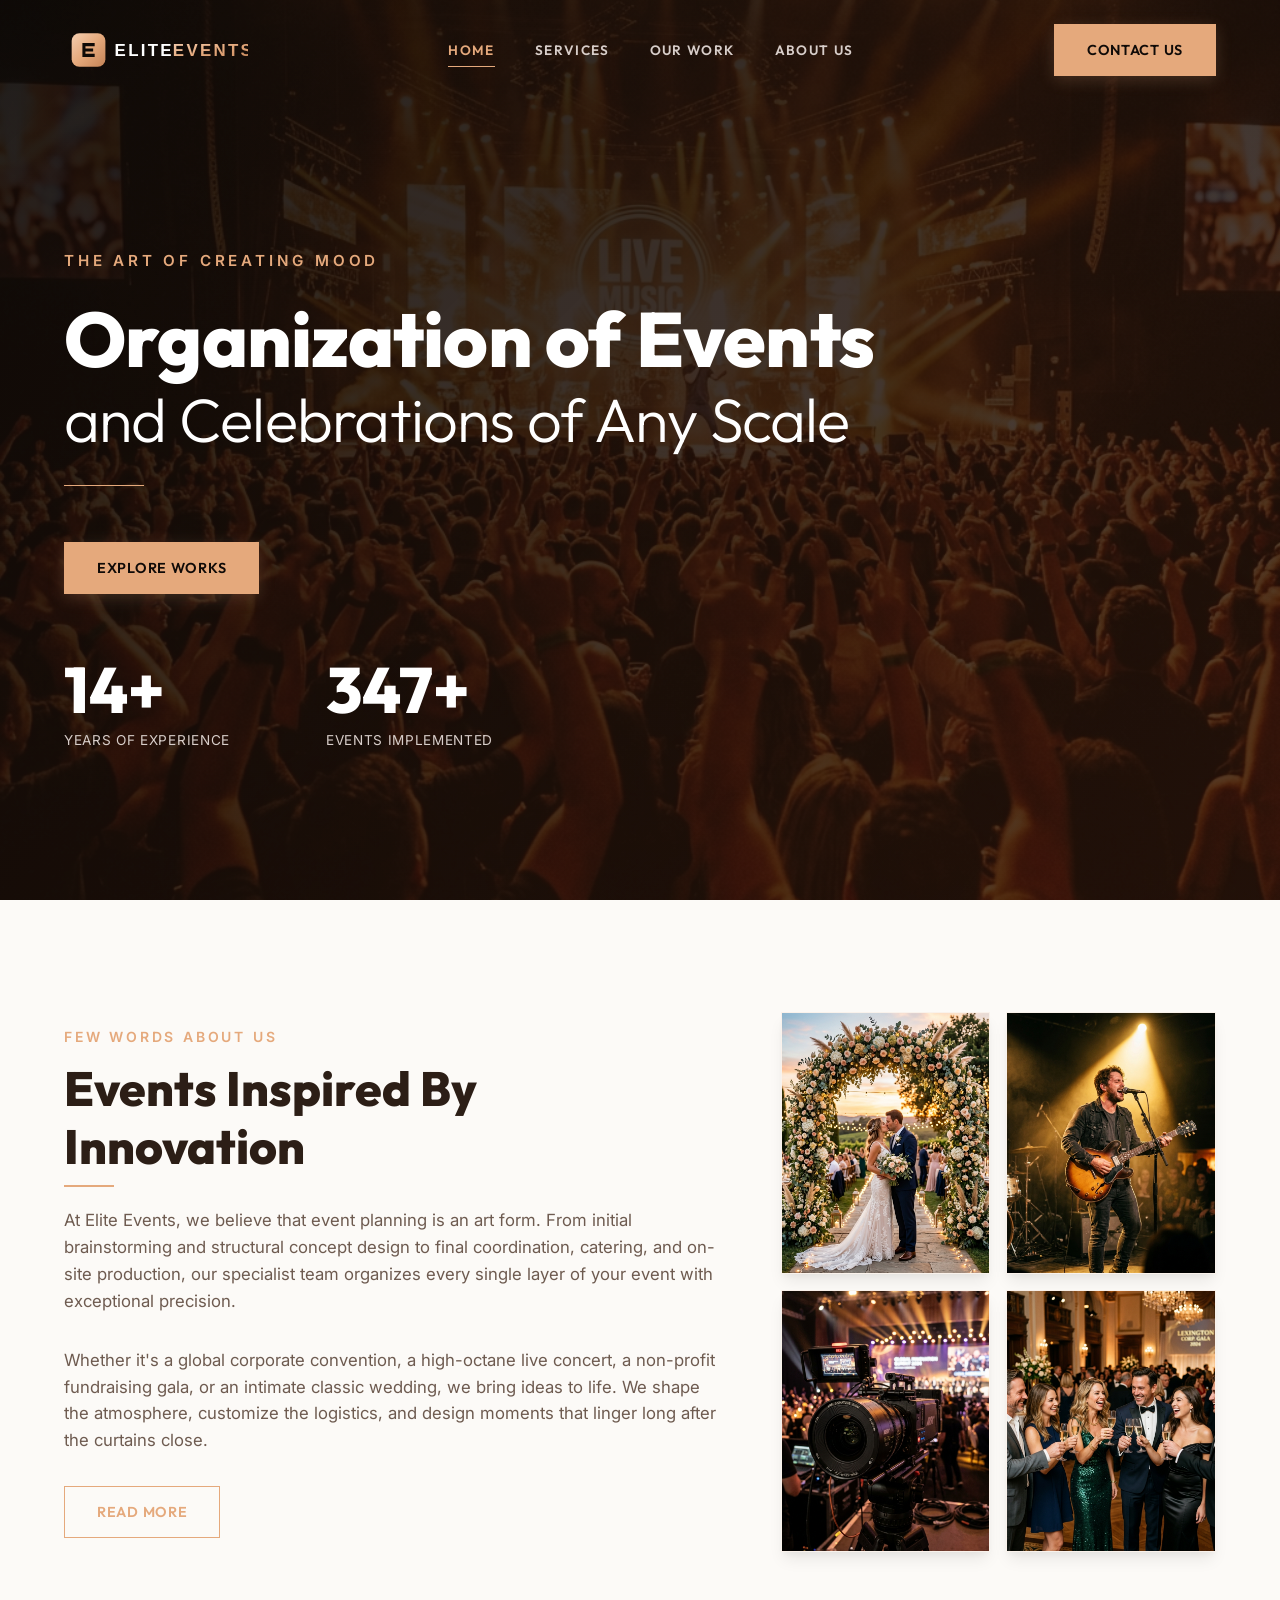
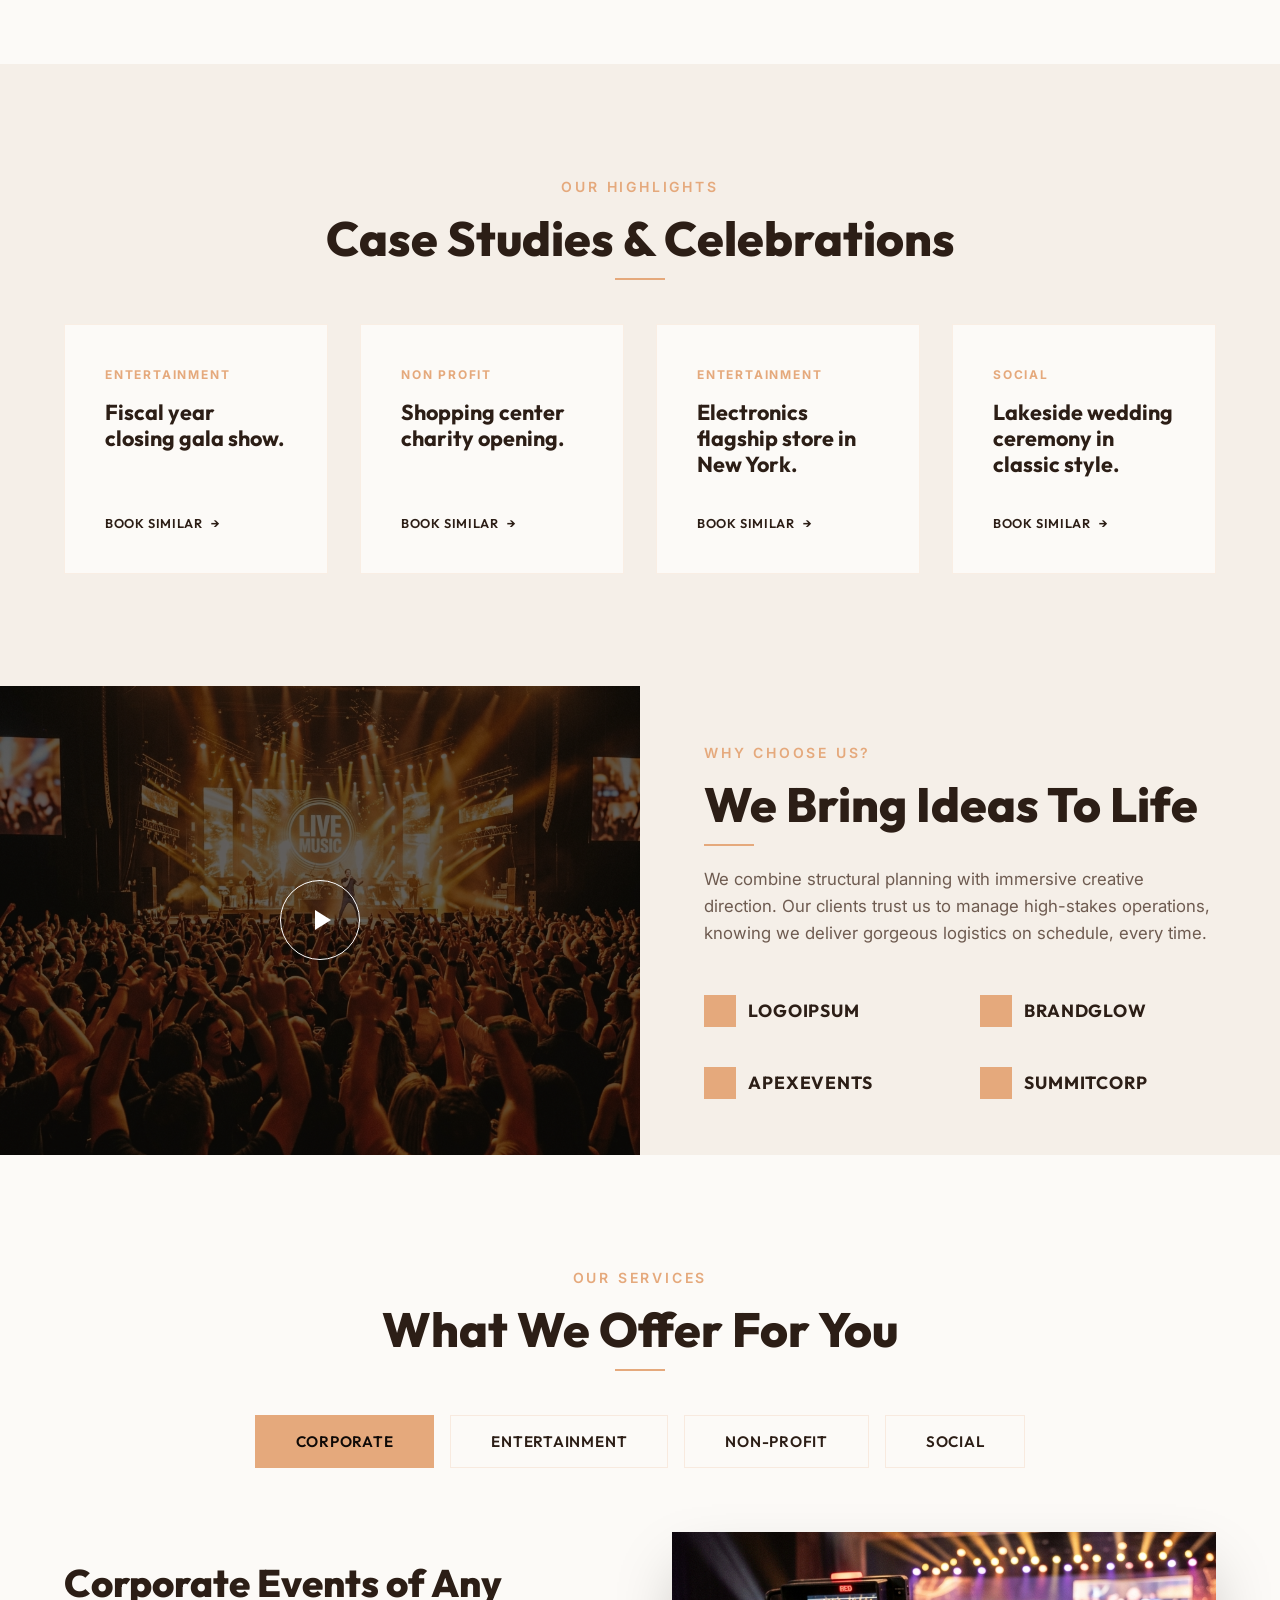
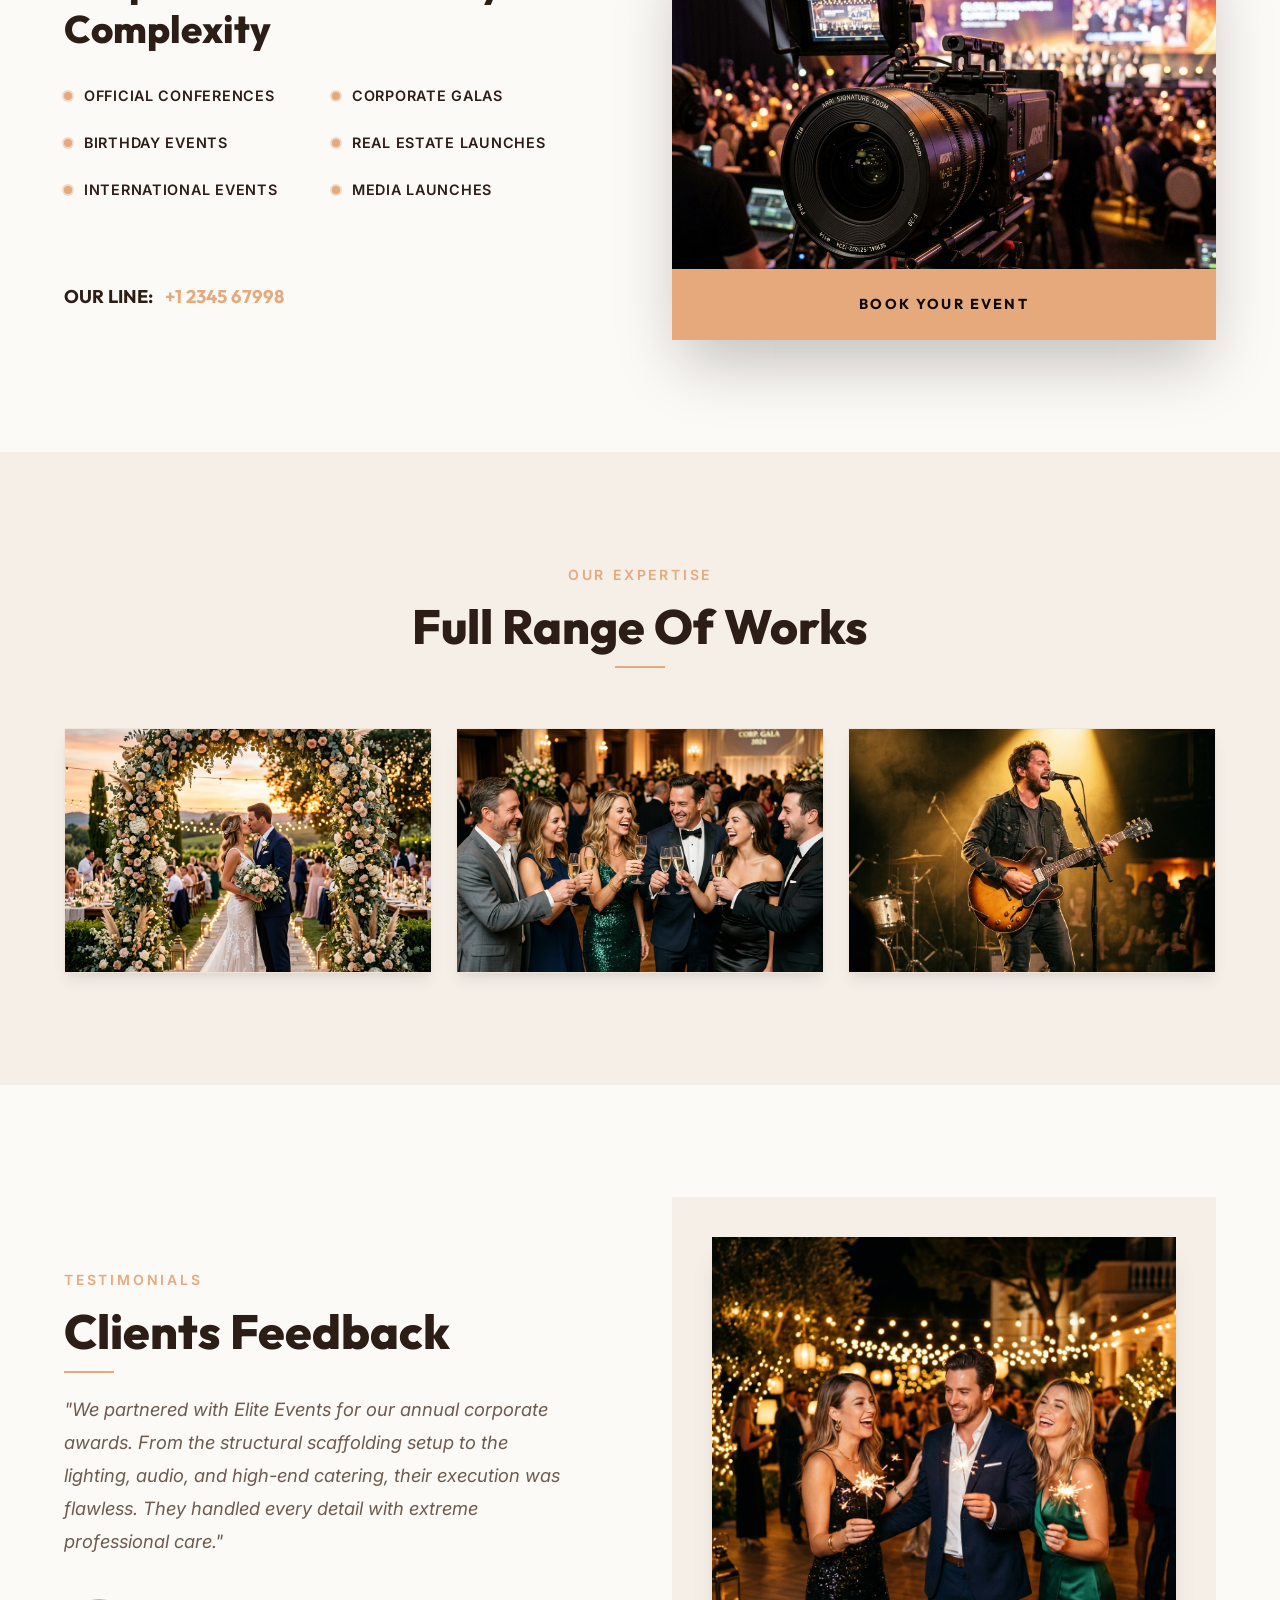
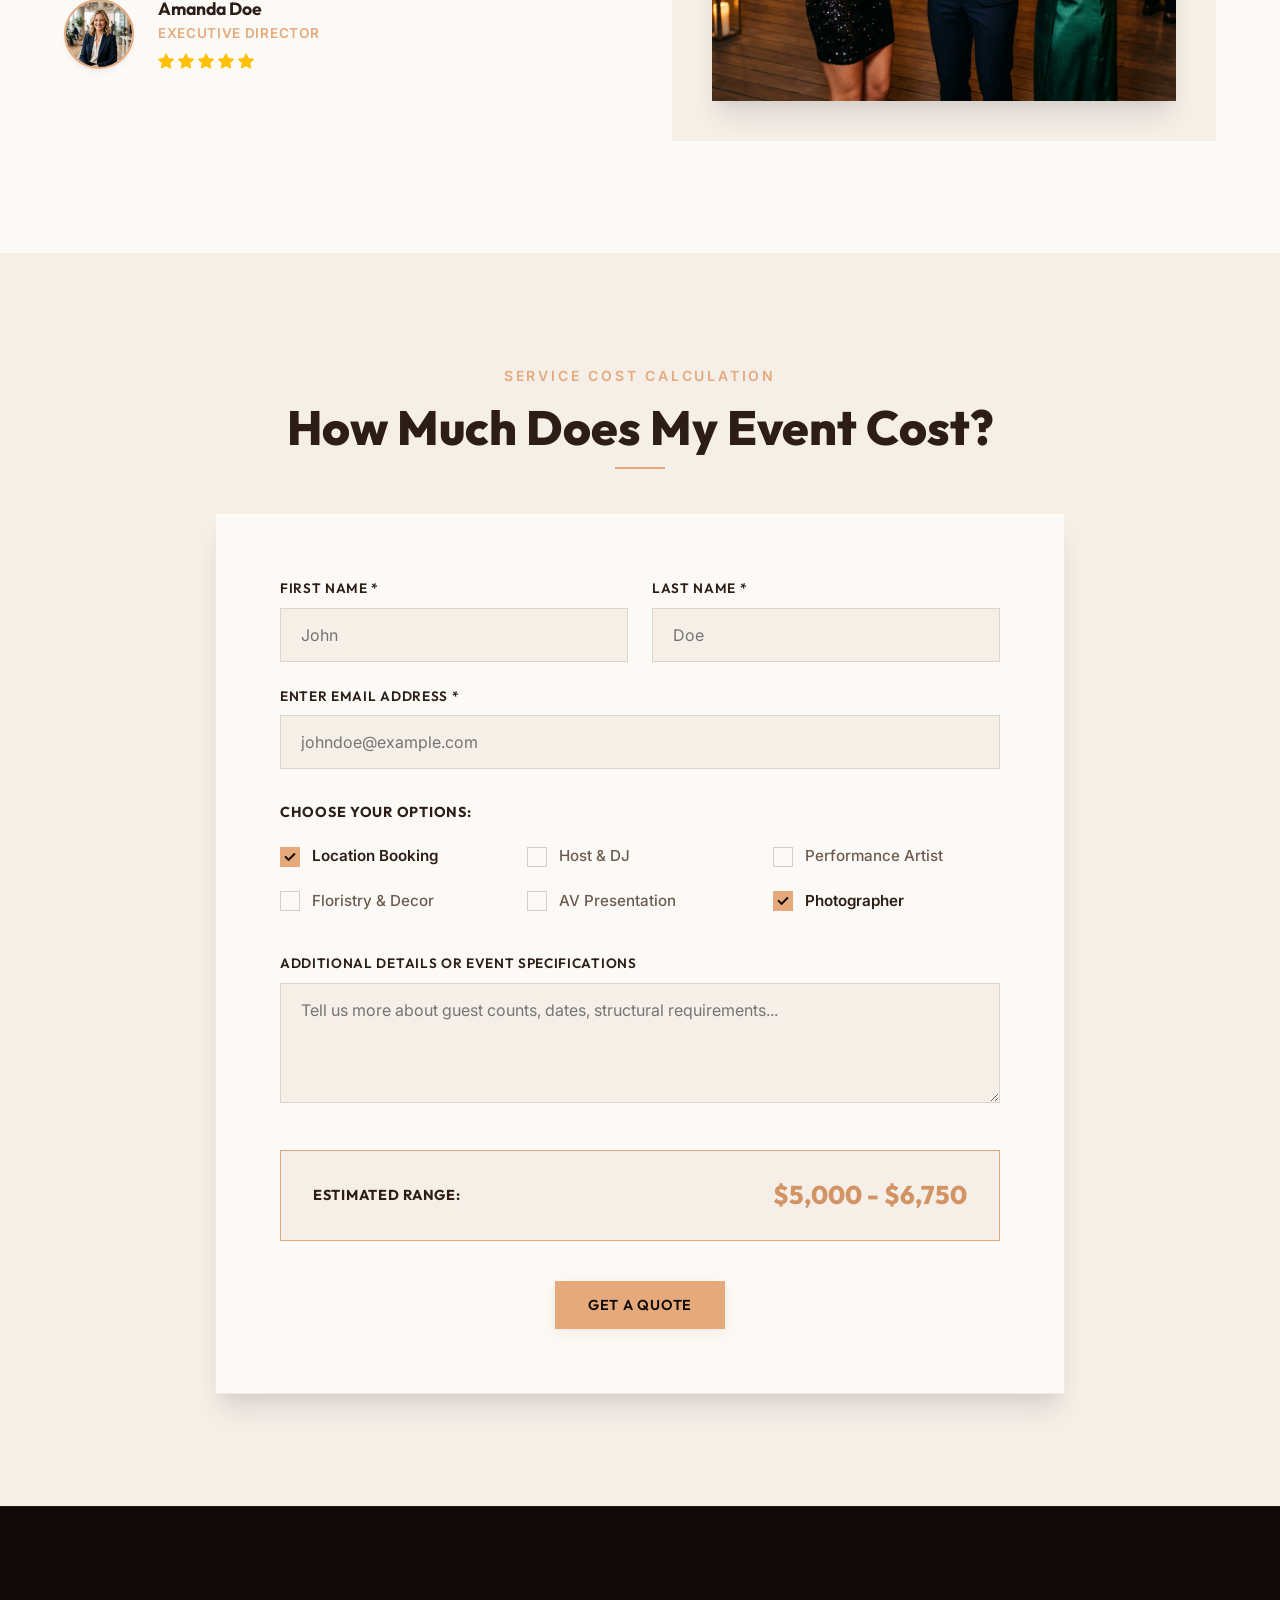
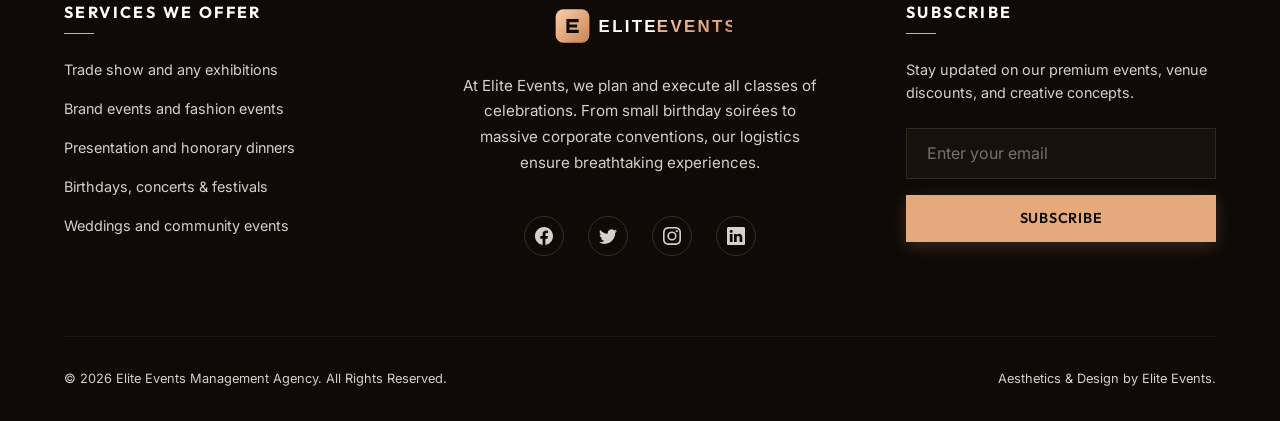
<file: index.html>
<!DOCTYPE html>
<html lang="en">
<head>
  <meta charset="UTF-8">
  <meta name="viewport" content="width=device-width, initial-scale=1.0">
  <title>Elite Events | Premium Event Planning & Management Agency</title>
  <meta name="description" content="Elite Events provides bespoke planning, management, and flawless execution for corporate, entertainment, non-profit, and social events. Translate your vision into an unforgettable experience.">
  <link rel="stylesheet" href="style.css">
  <link rel="icon" type="image/svg+xml" href="assets/favicon.svg">
</head>
<body>

  <!-- ==========================================
       HEADER / NAVIGATION
       ========================================== -->
  <header class="header" id="site-header">
    <div class="container nav-container">
      <a href="index.html#home" class="logo" id="header-logo">
        <img src="assets/logo.svg" alt="Elite Events Logo" style="height: 46px; display: block;">
      </a>
      
      <nav class="nav-menu-wrapper" aria-label="Main Navigation">
        <ul class="nav-menu" id="nav-menu">
          <li><a href="index.html" class="nav-link active" id="nav-link-home">Home</a></li>
          <li><a href="services.html" class="nav-link" id="nav-link-services">Services</a></li>
          <li><a href="work.html" class="nav-link" id="nav-link-work">Our Work</a></li>
          <li><a href="about.html" class="nav-link" id="nav-link-about">About Us</a></li>
          <li class="mobile-only" style="margin-top: 1.5rem;"><a href="contact.html" class="btn btn-primary" id="nav-link-contact-mobile" style="display: inline-flex; width: 100%; text-align: center; justify-content: center;">Contact Us</a></li>
        </ul>
      </nav>
      
      <a href="contact.html" class="btn btn-primary" id="header-contact-btn">Contact Us</a>
      
      <button class="nav-toggle" id="nav-toggle" aria-label="Toggle Navigation Menu">
        <span></span>
        <span></span>
        <span></span>
      </button>
    </div>
  </header>

  <!-- ==========================================
       HERO SECTION
       ========================================== -->
  <section class="hero" id="home">
    <div class="container">
      <div class="hero-content">
        <span class="hero-subtitle">The Art Of Creating Mood</span>
        <h1 class="hero-title" id="main-heading">
          Organization of Events <span>and Celebrations of Any Scale</span>
        </h1>
        <div class="hero-line"></div>
        <a href="#services" class="btn btn-primary" id="hero-cta-btn">Explore Works</a>
        
        <div class="hero-stats">
          <div class="stat-item">
            <span class="stat-number" data-count="14" id="stat-experience">0+</span>
            <span class="stat-label">Years of experience</span>
          </div>
          <div class="stat-item">
            <span class="stat-number" data-count="347" id="stat-implemented">0+</span>
            <span class="stat-label">Events implemented</span>
          </div>
        </div>
      </div>
    </div>
  </section>

  <!-- ==========================================
       ABOUT US SECTION
       ========================================== */ -->
  <section class="about section-padding" id="about">
    <div class="container">
      <div class="about-grid">
        <div class="about-text">
          <span class="section-subtitle">Few Words About Us</span>
          <h2 class="section-title underline-left" id="about-title">Events Inspired By Innovation</h2>
          <p>
            At Elite Events, we believe that event planning is an art form. From initial brainstorming and structural concept design to final coordination, catering, and on-site production, our specialist team organizes every single layer of your event with exceptional precision.
          </p>
          <p>
            Whether it's a global corporate convention, a high-octane live concert, a non-profit fundraising gala, or an intimate classic wedding, we bring ideas to life. We shape the atmosphere, customize the logistics, and design moments that linger long after the curtains close.
          </p>
          <a href="#services" class="btn btn-secondary" id="about-readmore-btn">Read More</a>
        </div>
        
        <div class="about-gallery">
          <div class="about-img-wrapper" id="about-img-1">
            <img src="assets/event_wedding.png" alt="Elegant outdoor wedding reception detail">
          </div>
          <div class="about-img-wrapper" id="about-img-2">
            <img src="assets/event_concert.png" alt="A singer performing passionately on a dark stage">
          </div>
          <div class="about-img-wrapper" id="about-img-3">
            <img src="assets/event_camera.png" alt="Close-up of a professional event recording camera lens">
          </div>
          <div class="about-img-wrapper" id="about-img-4">
            <img src="assets/event_party.png" alt="Guests talking and laughing holding champagne glasses">
          </div>
        </div>
      </div>
    </div>
  </section>

  <!-- ==========================================
       FEATURED EVENT TYPES (GALLERY CARDS)
       ========================================== -->
  <section class="featured section-padding" id="featured-events">
    <div class="container">
      <div class="text-center">
        <span class="section-subtitle">Our Highlights</span>
        <h2 class="section-title underline-center" id="featured-title">Case Studies & Celebrations</h2>
      </div>
      
      <div class="featured-grid">
        <!-- Card 1 -->
        <article class="featured-card" id="card-entertainment-gala">
          <div>
            <div class="featured-cat">Entertainment</div>
            <h3 class="featured-name">Fiscal year closing gala show.</h3>
          </div>
          <a href="#calculator" class="featured-link">Book Similar</a>
        </article>
        
        <!-- Card 2 -->
        <article class="featured-card" id="card-nonprofit-opening">
          <div>
            <div class="featured-cat">Non Profit</div>
            <h3 class="featured-name">Shopping center charity opening.</h3>
          </div>
          <a href="#calculator" class="featured-link">Book Similar</a>
        </article>
        
        <!-- Card 3 -->
        <article class="featured-card" id="card-corporate-store">
          <div>
            <div class="featured-cat">Entertainment</div>
            <h3 class="featured-name">Electronics flagship store in New York.</h3>
          </div>
          <a href="#calculator" class="featured-link">Book Similar</a>
        </article>
        
        <!-- Card 4 -->
        <article class="featured-card" id="card-social-wedding">
          <div>
            <div class="featured-cat">Social</div>
            <h3 class="featured-name">Lakeside wedding ceremony in classic style.</h3>
          </div>
          <a href="#calculator" class="featured-link">Book Similar</a>
        </article>
      </div>
    </div>
  </section>

  <!-- ==========================================
       WHY CHOOSE US SECTION (WITH PLAY BTN)
       ========================================== -->
  <section class="why-choose" id="why-choose-us">
    <div class="why-grid">
      <div class="why-video-wrapper" id="video-promo-container">
        <button class="play-btn" id="play-promo-btn" aria-label="Play promotional video introduction"></button>
      </div>
      
      <div class="why-content">
        <span class="section-subtitle">Why Choose Us?</span>
        <h2 class="section-title underline-left" id="why-title">We Bring Ideas To Life</h2>
        <p class="why-desc">
          We combine structural planning with immersive creative direction. Our clients trust us to manage high-stakes operations, knowing we deliver gorgeous logistics on schedule, every time.
        </p>
        
        <div class="why-logos">
          <!-- Logo 1 -->
          <div class="logo-item" id="partner-logo-1">
            <div class="logo-icon" style="background-color: var(--primary);"></div>
            <span class="logo-text">LogoIpsum</span>
          </div>
          
          <!-- Logo 2 -->
          <div class="logo-item" id="partner-logo-2">
            <div class="logo-icon" style="background-color: var(--primary);"></div>
            <span class="logo-text">BrandGlow</span>
          </div>
          
          <!-- Logo 3 -->
          <div class="logo-item" id="partner-logo-3">
            <div class="logo-icon" style="background-color: var(--primary);"></div>
            <span class="logo-text">ApexEvents</span>
          </div>
          
          <!-- Logo 4 -->
          <div class="logo-item" id="partner-logo-4">
            <div class="logo-icon" style="background-color: var(--primary);"></div>
            <span class="logo-text">SummitCorp</span>
          </div>
          
        </div>
      </div>
    </div>
  </section>

  <!-- ==========================================
       SERVICES SECTION (INTERACTIVE TABS)
       ========================================== -->
  <section class="services section-padding" id="services">
    <div class="container">
      <div class="text-center">
        <span class="section-subtitle">Our Services</span>
        <h2 class="section-title underline-center" id="services-title">What We Offer For You</h2>
      </div>
      
      <div class="services-tabs-nav" role="tablist" id="services-tabs-navigation">
        <button class="tab-btn active" role="tab" aria-selected="true" aria-controls="panel-corporate" data-tab="panel-corporate" id="tab-corporate-btn">Corporate</button>
        <button class="tab-btn" role="tab" aria-selected="false" aria-controls="panel-entertainment" data-tab="panel-entertainment" id="tab-entertainment-btn">Entertainment</button>
        <button class="tab-btn" role="tab" aria-selected="false" aria-controls="panel-nonprofit" data-tab="panel-nonprofit" id="tab-nonprofit-btn">Non-Profit</button>
        <button class="tab-btn" role="tab" aria-selected="false" aria-controls="panel-social" data-tab="panel-social" id="tab-social-btn">Social</button>
      </div>
      
      <div class="services-content-wrapper">
        <!-- Panel 1: Corporate -->
        <div class="tab-panel active" id="panel-corporate" role="tabpanel" aria-labelledby="tab-corporate-btn">
          <div class="services-text-side">
            <h3 class="services-panel-title">Corporate Events of Any Complexity</h3>
            <ul class="services-list">
              <li class="services-list-item">Official Conferences</li>
              <li class="services-list-item">Corporate galas</li>
              <li class="services-list-item">Birthday events</li>
              <li class="services-list-item">Real estate launches</li>
              <li class="services-list-item">International events</li>
              <li class="services-list-item">Media launches</li>
            </ul>
            <div class="services-phone" id="services-phone-corporate">
              OUR LINE: <span>+1 2345 67998</span>
            </div>
          </div>
          <div class="services-image-side">
            <img src="assets/event_camera.png" alt="A professional camera setup for filming corporate events">
            <a href="#calculator" class="book-tag">Book Your Event</a>
          </div>
        </div>
        
        <!-- Panel 2: Entertainment -->
        <div class="tab-panel" id="panel-entertainment" role="tabpanel" aria-labelledby="tab-entertainment-btn">
          <div class="services-text-side">
            <h3 class="services-panel-title">High-Impact Entertainment Events</h3>
            <ul class="services-list">
              <li class="services-list-item">Concerts & Festivals</li>
              <li class="services-list-item">Stage Productions</li>
              <li class="services-list-item">Live Band Booking</li>
              <li class="services-list-item">Sound & Light Design</li>
              <li class="services-list-item">Celebrity Events</li>
              <li class="services-list-item">DJ & Dance Parties</li>
            </ul>
            <div class="services-phone" id="services-phone-entertainment">
              OUR LINE: <span>+1 2345 67998</span>
            </div>
          </div>
          <div class="services-image-side">
            <img src="assets/event_concert.png" alt="Passionate performance under a bright spotlight">
            <a href="#calculator" class="book-tag">Book Your Event</a>
          </div>
        </div>
        
        <!-- Panel 3: Non-Profit -->
        <div class="tab-panel" id="panel-nonprofit" role="tabpanel" aria-labelledby="tab-nonprofit-btn">
          <div class="services-text-side">
            <h3 class="services-panel-title">Charity & Community Gatherings</h3>
            <ul class="services-list">
              <li class="services-list-item">Fundraising galas</li>
              <li class="services-list-item">Benefit Auctions</li>
              <li class="services-list-item">Donor Dinners</li>
              <li class="services-list-item">Community Rallies</li>
              <li class="services-list-item">Association Meetings</li>
              <li class="services-list-item">Awareness Festivals</li>
            </ul>
            <div class="services-phone" id="services-phone-nonprofit">
              OUR LINE: <span>+1 2345 67998</span>
            </div>
          </div>
          <div class="services-image-side">
            <img src="assets/event_party.png" alt="Guests toast at a corporate non profit gala">
            <a href="#calculator" class="book-tag">Book Your Event</a>
          </div>
        </div>
        
        <!-- Panel 4: Social -->
        <div class="tab-panel" id="panel-social" role="tabpanel" aria-labelledby="tab-social-btn">
          <div class="services-text-side">
            <h3 class="services-panel-title">Bespoke Social & Wedding Planning</h3>
            <ul class="services-list">
              <li class="services-list-item">Classic Weddings</li>
              <li class="services-list-item">Anniversary Celebrations</li>
              <li class="services-list-item">Birthday Bashes</li>
              <li class="services-list-item">Engagement dinners</li>
              <li class="services-list-item">Family Soirees</li>
              <li class="services-list-item">Private Receptions</li>
            </ul>
            <div class="services-phone" id="services-phone-social">
              OUR LINE: <span>+1 2345 67998</span>
            </div>
          </div>
          <div class="services-image-side">
            <img src="assets/event_wedding.png" alt="Bride and Groom kissing under sunset ceremony arch">
            <a href="#calculator" class="book-tag">Book Your Event</a>
          </div>
        </div>
      </div>
    </div>
  </section>

  <!-- ==========================================
       OUR EXPERTISE SECTION (GALLERY GRID)
       ========================================== -->
  <section class="expertise section-padding" id="our-expertise">
    <div class="container">
      <div class="text-center">
        <span class="section-subtitle">Our Expertise</span>
        <h2 class="section-title underline-center" id="expertise-title">Full Range Of Works</h2>
      </div>
      
      <div class="expertise-grid">
        <div class="expertise-item" id="exp-gallery-1">
          <img src="assets/event_wedding.png" alt="Elite wedding planning ceremony detail">
        </div>
        <div class="expertise-item" id="exp-gallery-2">
          <img src="assets/event_party.png" alt="Guests laughing and drinking at formal reception">
        </div>
        <div class="expertise-item" id="exp-gallery-3">
          <img src="assets/event_concert.png" alt="Musician performing on stage at live event">
        </div>
      </div>
    </div>
  </section>

  <!-- ==========================================
       TESTIMONIALS SECTION
       ========================================== -->
  <section class="testimonials section-padding" id="testimonials">
    <div class="container">
      <div class="testimonials-grid">
        <div class="testimonials-card" id="testimonial-container">
          <span class="section-subtitle">Testimonials</span>
          <h2 class="section-title underline-left" id="testimonials-main-title">Clients Feedback</h2>
          
          <blockquote class="client-feedback" id="testimonial-quote">
            "We partnered with Elite Events for our annual corporate awards. From the structural scaffolding setup to the lighting, audio, and high-end catering, their execution was flawless. They handled every detail with extreme professional care."
          </blockquote>
          
          <div class="client-meta">
            <div class="client-avatar" id="testimonial-avatar-wrapper">
              <img src="assets/testimonial_avatar.png" alt="Portrait of Amanda Doe, Client">
            </div>
            
            <div class="client-info">
              <h4 id="client-name">Amanda Doe</h4>
              <p id="client-role">Executive Director</p>
              <div class="client-rating" id="client-stars" aria-label="Rated 5 out of 5 stars">
                <!-- Inline SVG Stars -->
                <svg width="16" height="16" fill="currentColor" viewBox="0 0 16 16"><path d="M3.612 15.443c-.386.198-.824-.149-.746-.592l.83-4.73L.173 6.765c-.329-.314-.158-.888.283-.95l4.898-.696L7.538.792c.197-.39.73-.39.927 0l2.184 4.327 4.898.696c.441.062.612.636.282.95l-3.522 3.356.83 4.73c.078.443-.36.79-.746.592L8 13.187l-4.389 2.256z"/></svg>
                <svg width="16" height="16" fill="currentColor" viewBox="0 0 16 16"><path d="M3.612 15.443c-.386.198-.824-.149-.746-.592l.83-4.73L.173 6.765c-.329-.314-.158-.888.283-.95l4.898-.696L7.538.792c.197-.39.73-.39.927 0l2.184 4.327 4.898.696c.441.062.612.636.282.95l-3.522 3.356.83 4.73c.078.443-.36.79-.746.592L8 13.187l-4.389 2.256z"/></svg>
                <svg width="16" height="16" fill="currentColor" viewBox="0 0 16 16"><path d="M3.612 15.443c-.386.198-.824-.149-.746-.592l.83-4.73L.173 6.765c-.329-.314-.158-.888.283-.95l4.898-.696L7.538.792c.197-.39.73-.39.927 0l2.184 4.327 4.898.696c.441.062.612.636.282.95l-3.522 3.356.83 4.73c.078.443-.36.79-.746.592L8 13.187l-4.389 2.256z"/></svg>
                <svg width="16" height="16" fill="currentColor" viewBox="0 0 16 16"><path d="M3.612 15.443c-.386.198-.824-.149-.746-.592l.83-4.73L.173 6.765c-.329-.314-.158-.888.283-.95l4.898-.696L7.538.792c.197-.39.73-.39.927 0l2.184 4.327 4.898.696c.441.062.612.636.282.95l-3.522 3.356.83 4.73c.078.443-.36.79-.746.592L8 13.187l-4.389 2.256z"/></svg>
                <svg width="16" height="16" fill="currentColor" viewBox="0 0 16 16"><path d="M3.612 15.443c-.386.198-.824-.149-.746-.592l.83-4.73L.173 6.765c-.329-.314-.158-.888.283-.95l4.898-.696L7.538.792c.197-.39.73-.39.927 0l2.184 4.327 4.898.696c.441.062.612.636.282.95l-3.522 3.356.83 4.73c.078.443-.36.79-.746.592L8 13.187l-4.389 2.256z"/></svg>
              </div>
            </div>
          </div>
        </div>
        
        <div class="testimonials-visual" id="testimonial-graphic">
          <img src="assets/testimonial_sparklers.png" alt="A group of corporate colleagues celebrating with sparklers at an evening party">
        </div>
      </div>
    </div>
  </section>

  <!-- ==========================================
       SERVICE COST CALCULATION FORM
       ========================================== -->
  <section class="calculator section-padding" id="calculator">
    <div class="container">
      <div class="text-center">
        <span class="section-subtitle">Service Cost Calculation</span>
        <h2 class="section-title underline-center" id="calculator-title">How Much Does My Event Cost?</h2>
      </div>
      
      <div class="calc-form-card">
        <form id="event-calc-form">
          <div class="calc-grid">
            <div class="form-group">
              <label for="calc-first-name">First name *</label>
              <input type="text" id="calc-first-name" class="form-control" placeholder="John" required>
            </div>
            
            <div class="form-group">
              <label for="calc-last-name">Last name *</label>
              <input type="text" id="calc-last-name" class="form-control" placeholder="Doe" required>
            </div>
            
            <div class="form-group calc-grid-full">
              <label for="calc-email">Enter email address *</label>
              <input type="email" id="calc-email" class="form-control" placeholder="johndoe@example.com" required>
            </div>
          </div>
          
          <div class="checkbox-section-title">Choose Your Options:</div>
          <div class="checkbox-grid">
            <label class="checkbox-label" id="lbl-opt-location">
              <input type="checkbox" value="location" checked>
              <span class="custom-checkbox"></span>
              <span>Location Booking</span>
            </label>
            
            <label class="checkbox-label" id="lbl-opt-host">
              <input type="checkbox" value="host_dj">
              <span class="custom-checkbox"></span>
              <span>Host & DJ</span>
            </label>
            
            <label class="checkbox-label" id="lbl-opt-artist">
              <input type="checkbox" value="artist">
              <span class="custom-checkbox"></span>
              <span>Performance Artist</span>
            </label>
            
            <label class="checkbox-label" id="lbl-opt-floristy">
              <input type="checkbox" value="floristy">
              <span class="custom-checkbox"></span>
              <span>Floristry & Decor</span>
            </label>
            
            <label class="checkbox-label" id="lbl-opt-presentation">
              <input type="checkbox" value="presentation">
              <span class="custom-checkbox"></span>
              <span>AV Presentation</span>
            </label>
            
            <label class="checkbox-label" id="lbl-opt-photographer">
              <input type="checkbox" value="photographer" checked>
              <span class="custom-checkbox"></span>
              <span>Photographer</span>
            </label>
          </div>
          
          <div class="form-group" style="margin-bottom: 2.5rem;">
            <label for="calc-message">Additional details or event specifications</label>
            <textarea id="calc-message" class="form-control" placeholder="Tell us more about guest counts, dates, structural requirements..."></textarea>
          </div>

          <!-- Estimator result box -->
          <div class="calc-result-box" id="calculator-result-box">
            <span class="calc-result-title">Estimated Range:</span>
            <span class="calc-price" id="calc-price-display">$0</span>
          </div>
          
          <div class="text-center">
            <button type="submit" class="btn btn-primary" id="calc-submit-btn">Get A Quote</button>
          </div>
          
          <div class="success-msg" id="calc-success-msg"></div>
        </form>
      </div>
    </div>
  </section>

  <!-- ==========================================
       FOOTER SECTION
       ========================================== -->
  <footer class="footer" id="site-footer">
    <div class="container">
      <div class="footer-grid">
        <!-- Col 1: Offerings -->
        <div class="footer-col" id="footer-offerings">
          <h3>Services We Offer</h3>
          <ul class="footer-services-list">
            <li>Trade show and any exhibitions</li>
            <li>Brand events and fashion events</li>
            <li>Presentation and honorary dinners</li>
            <li>Birthdays, concerts & festivals</li>
            <li>Weddings and community events</li>
          </ul>
        </div>
        
        <!-- Col 2: Brand / Description -->
        <div class="footer-col footer-brand" id="footer-brand-info">
          <div class="footer-logo"><img src="assets/logo.svg" alt="Elite Events Logo" style="height: 46px; display: block; margin: 0 auto;"></div>
          <p class="footer-desc">
            At Elite Events, we plan and execute all classes of celebrations. From small birthday soirées to massive corporate conventions, our logistics ensure breathtaking experiences.
          </p>
          
          <div class="footer-socials" id="footer-social-links">
            <a href="#" class="social-icon" aria-label="Facebook Page">
              <svg width="18" height="18" fill="currentColor" viewBox="0 0 16 16"><path d="M16 8.049c0-4.446-3.582-8.05-8-8.05C3.58 0-.002 3.603-.002 8.05c0 4.017 2.926 7.347 6.75 7.951v-5.625h-2.03V8.05H6.75V6.275c0-2.017 1.195-3.131 3.022-3.131.876 0 1.791.157 1.791.157v1.98h-1.009c-.993 0-1.303.621-1.303 1.258v1.51h2.218l-.354 2.326H9.25V16c3.824-.604 6.75-3.934 6.75-7.951z"/></svg>
            </a>
            <a href="#" class="social-icon" aria-label="Twitter Page">
              <svg width="18" height="18" fill="currentColor" viewBox="0 0 16 16"><path d="M5.026 15c6.038 0 9.341-5.003 9.341-9.334 0-.14 0-.282-.006-.422A6.685 6.685 0 0 0 16 3.542a6.658 6.658 0 0 1-1.889.518 3.301 3.301 0 0 0 1.447-1.817 6.533 6.533 0 0 1-2.087.793A3.286 3.286 0 0 0 7.875 6.03a9.325 9.325 0 0 1-6.767-3.429 3.289 3.289 0 0 0 1.018 4.382A3.323 3.323 0 0 1 .64 6.575v.045a3.288 3.288 0 0 0 2.632 3.218 3.203 3.203 0 0 1-.865.115 3.23 3.23 0 0 1-.614-.057 3.283 3.283 0 0 0 3.067 2.277A6.588 6.588 0 0 1 .78 13.58a6.32 6.32 0 0 1-.78-.045A9.344 9.344 0 0 0 5.026 15z"/></svg>
            </a>
            <a href="#" class="social-icon" aria-label="Instagram Page">
              <svg width="18" height="18" fill="currentColor" viewBox="0 0 16 16"><path d="M8 0C5.829 0 5.556.01 4.703.048 3.85.088 3.269.222 2.76.42a3.917 3.917 0 0 0-1.417.923A3.927 3.927 0 0 0 .42 2.76C.222 3.268.087 3.85.048 4.7.01 5.555 0 5.827 0 8.001c0 2.172.01 2.444.048 3.297.04.852.174 1.433.372 1.942.205.526.478.972.923 1.417.444.445.89.719 1.416.923.51.198 1.09.333 1.942.372C5.555 15.99 5.827 16 8 16s2.444-.01 3.298-.048c.851-.04 1.434-.174 1.943-.372a3.916 3.916 0 0 0 1.416-.923c.445-.445.718-.891.923-1.417.197-.509.332-1.09.372-1.942C15.99 10.445 16 10.173 16 8s-.01-2.445-.048-3.299c-.04-.851-.175-1.433-.372-1.941a3.926 3.926 0 0 0-.923-1.417A3.911 3.911 0 0 0 13.24.42c-.51-.198-1.092-.333-1.943-.372C10.443.01 10.172 0 7.998 0H8zm-.717 1.442h.718c2.136 0 2.389.007 3.232.046.78.035 1.204.166 1.486.275.373.145.64.319.92.599.28.28.453.546.598.92.11.281.24.705.275 1.485.039.843.047 1.096.047 3.231s-.008 2.389-.047 3.232c-.035.78-.166 1.203-.275 1.485a2.47 2.47 0 0 1-.599.919c-.28.28-.546.453-.92.598-.28.11-.704.24-1.485.276-.843.038-1.096.047-3.232.047s-2.39-.009-3.233-.047c-.78-.036-1.203-.166-1.485-.276a2.478 2.478 0 0 1-.92-.598 2.48 2.48 0 0 1-.6-.92c-.109-.281-.24-.705-.275-1.485-.038-.843-.046-1.096-.046-3.233 0-2.136.008-2.388.046-3.231.036-.78.166-1.204.276-1.486.145-.373.319-.64.599-.92.28-.28.546-.453.92-.598.282-.11.705-.24 1.485-.276.738-.034 1.024-.044 2.515-.045v.002zm4.988 1.328a.96.96 0 1 0 0 1.92.96.96 0 0 0 0-1.92zm-4.27 1.122a4.109 4.109 0 1 0 0 8.217 4.109 4.109 0 0 0 0-8.217zm0 1.441a2.667 2.667 0 1 1 0 5.334 2.667 2.667 0 0 1 0-5.334z"/></svg>
            </a>
            <a href="#" class="social-icon" aria-label="LinkedIn Profile">
              <svg width="18" height="18" fill="currentColor" viewBox="0 0 16 16"><path d="M0 1.146C0 .513.526 0 1.175 0h13.65C15.474 0 16 .513 16 1.146v13.708c0 .633-.526 1.146-1.175 1.146H1.175C.526 16 0 15.487 0 14.854V1.146zm4.943 12.248V6.169H2.542v7.225h2.401zm-1.2-8.212c.837 0 1.358-.554 1.358-1.248-.015-.709-.52-1.248-1.342-1.248-.822 0-1.359.54-1.359 1.248 0 .694.521 1.248 1.327 1.248h.016zm4.908 8.212V9.359c0-.216.016-.432.08-.586.173-.431.568-.878 1.232-.878.869 0 1.216.662 1.216 1.634v3.865h2.401V9.25c0-2.22-1.184-3.252-2.764-3.252-1.274 0-1.845.7-2.165 1.193v.025h-.016a5.54 5.54 0 0 1 .016-.025V6.169h-2.4c.03.678 0 7.225 0 7.225h2.4z"/></svg>
            </a>
          </div>
        </div>
        
        <!-- Col 3: Subscribe -->
        <div class="footer-col" id="footer-subscribe-section">
          <h3>Subscribe</h3>
          <p class="footer-subscribe-desc">Stay updated on our premium events, venue discounts, and creative concepts.</p>
          <form class="subscribe-form" id="subscribe-email-form">
            <input type="email" class="subscribe-input" placeholder="Enter your email" required aria-label="Subscriber Email">
            <button type="submit" class="btn btn-primary">Subscribe</button>
          </form>
        </div>
      </div>
      
      <div class="footer-bottom">
        <p>&copy; 2026 Elite Events Management Agency. All Rights Reserved.</p>
        <p>Aesthetics & Design by Elite Events.</p>
      </div>
    </div>
  </footer>

  <!-- Scripts -->
  <script src="main.js"></script>
</body>
</html>
</file>
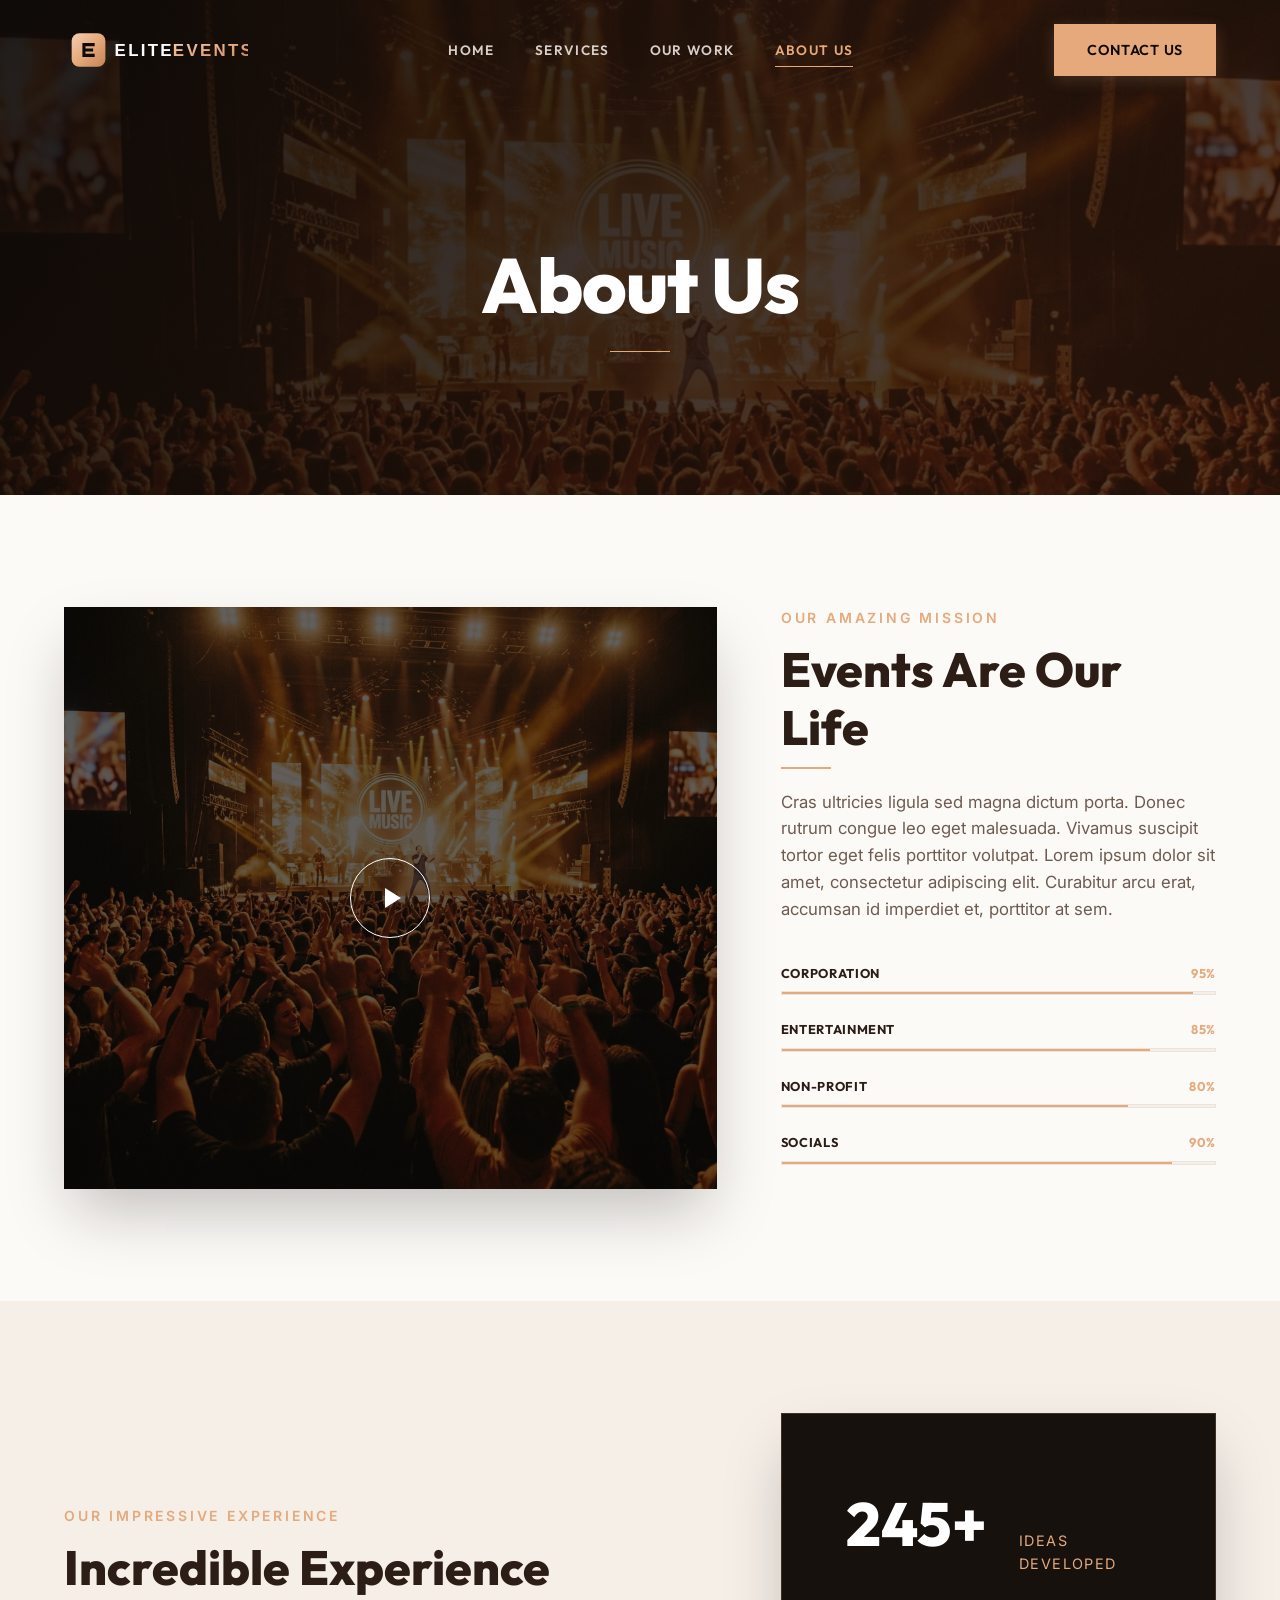
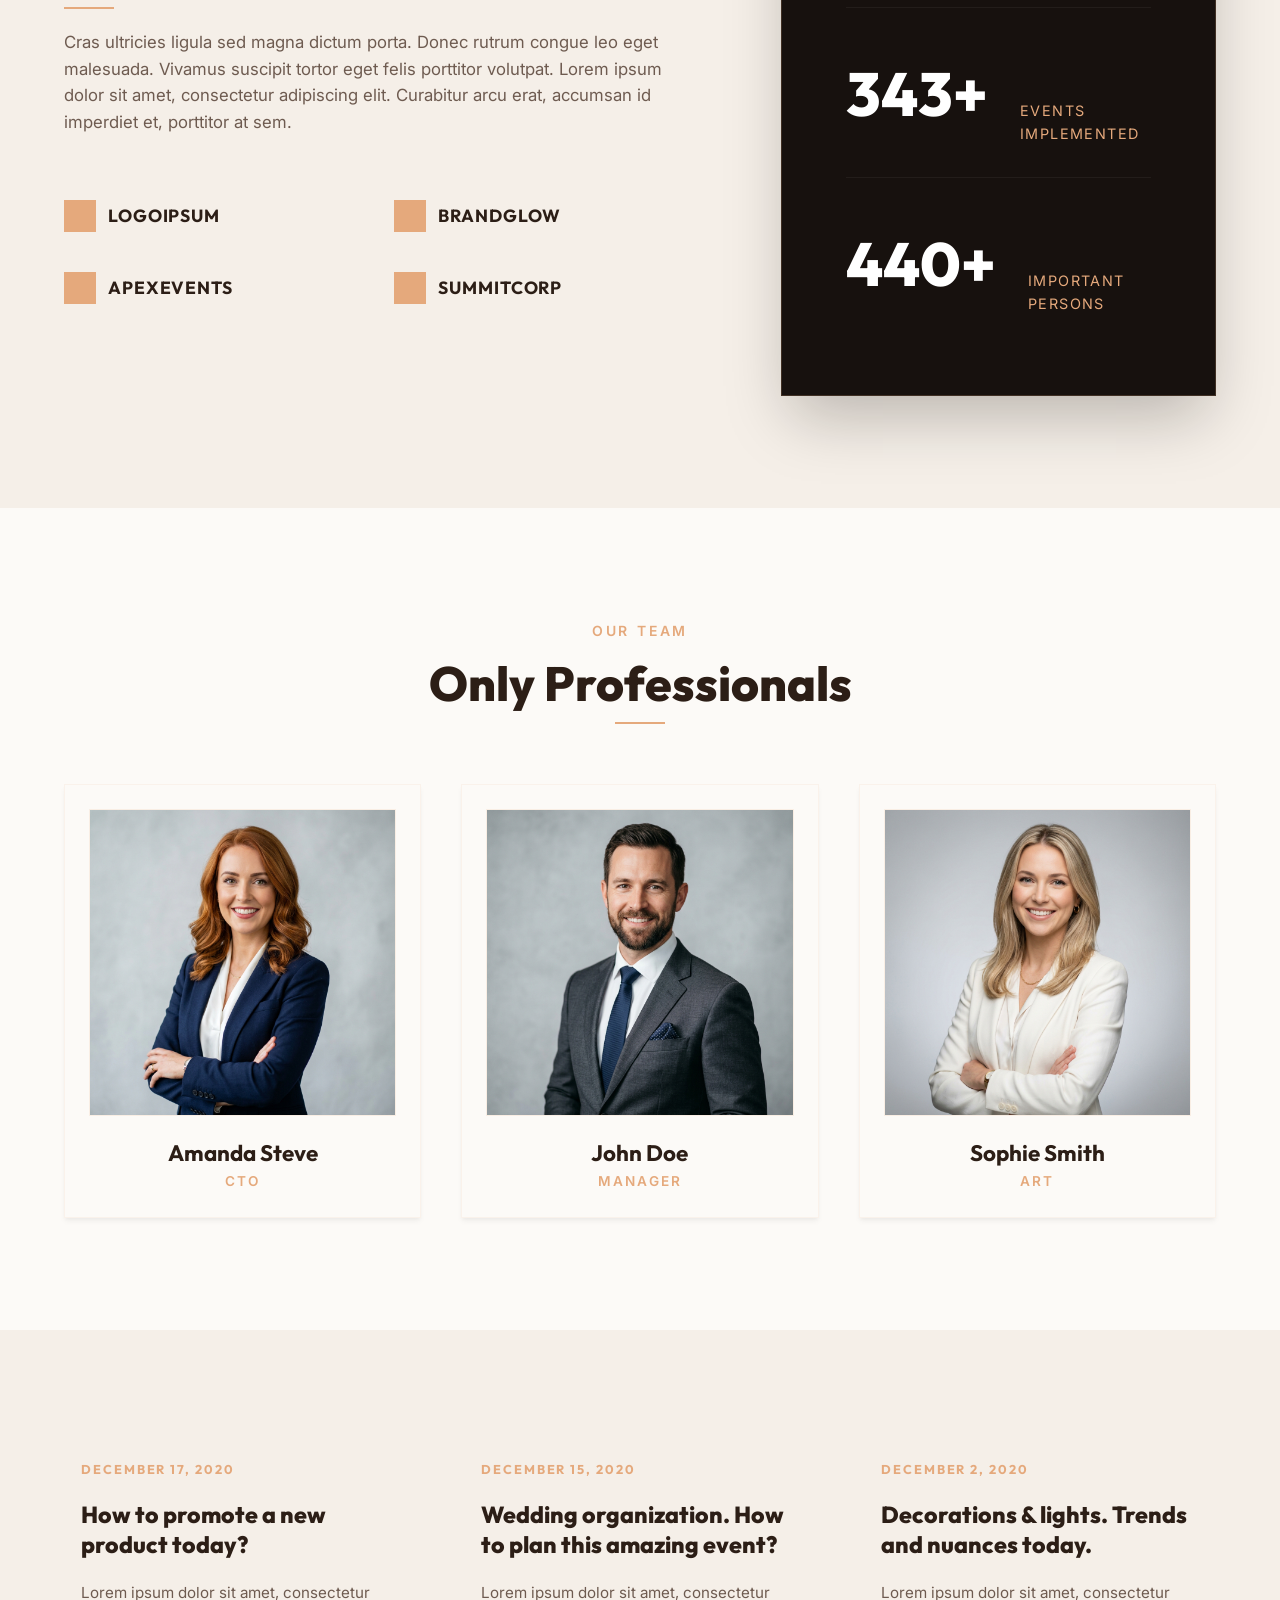
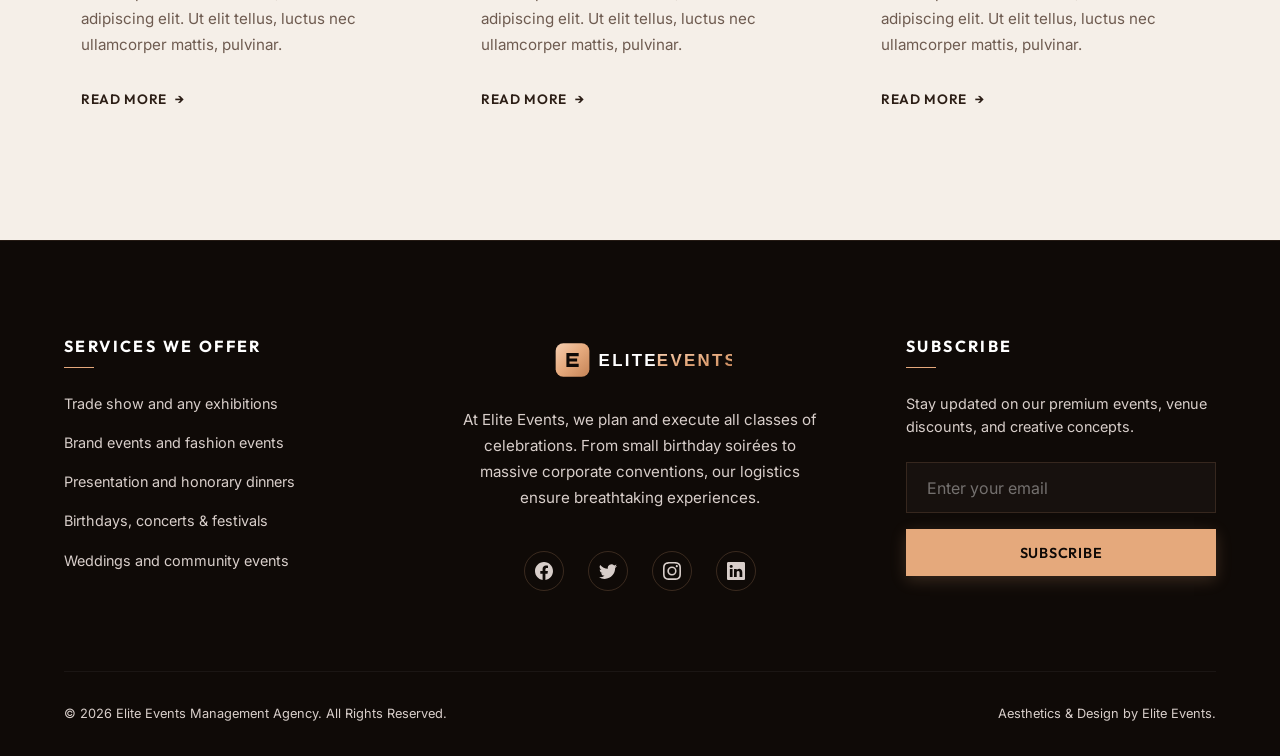
<file: about.html>
<!DOCTYPE html>
<html lang="en">
<head>
  <meta charset="UTF-8">
  <meta name="viewport" content="width=device-width, initial-scale=1.0">
  <title>About Us | Elite Events - Premium Event Planning & Management Agency</title>
  <meta name="description" content="Discover our mission, experience metrics, professional team directors, and recent news. Learn how Elite Events brings corporate, entertainment, non-profit, and social events to life.">
  <link rel="stylesheet" href="style.css">
  <link rel="icon" type="image/svg+xml" href="assets/favicon.svg">
</head>
<body>

  <!-- ==========================================
       HEADER / NAVIGATION
       ========================================== -->
  <header class="header scrolled" id="site-header">
    <div class="container nav-container">
      <a href="index.html" class="logo" id="header-logo">
        <img src="assets/logo.svg" alt="Elite Events Logo" style="height: 46px; display: block;">
      </a>
      
      <nav class="nav-menu-wrapper" aria-label="Main Navigation">
        <ul class="nav-menu" id="nav-menu">
          <li><a href="index.html" class="nav-link" id="nav-link-home">Home</a></li>
          <li><a href="services.html" class="nav-link" id="nav-link-services">Services</a></li>
          <li><a href="work.html" class="nav-link" id="nav-link-work">Our Work</a></li>
          <li><a href="about.html" class="nav-link active" id="nav-link-about">About Us</a></li>
          <li class="mobile-only" style="margin-top: 1.5rem;"><a href="contact.html" class="btn btn-primary" id="nav-link-contact-mobile" style="display: inline-flex; width: 100%; text-align: center; justify-content: center;">Contact Us</a></li>
        </ul>
      </nav>
      
      <a href="contact.html" class="btn btn-primary" id="header-contact-btn">Contact Us</a>
      
      <button class="nav-toggle" id="nav-toggle" aria-label="Toggle Navigation Menu">
        <span></span>
        <span></span>
        <span></span>
      </button>
    </div>
  </header>

  <!-- ==========================================
       SUBPAGE HERO BANNER
       ========================================== -->
  <section class="hero subpage-hero" id="about-hero" style="min-height: 55vh;">
    <div class="container text-center">
      <div class="hero-content" style="margin: 0 auto;">
        <h1 class="hero-title" id="about-main-title" style="margin-bottom: 0;">
          About Us
        </h1>
        <div class="hero-line" style="margin: 1.5rem auto 0; width: 60px;"></div>
      </div>
    </div>
  </section>

  <!-- ==========================================
       OUR AMAZING MISSION SECTION
       ========================================== -->
  <section class="mission section-padding" id="our-mission">
    <div class="container">
      <div class="about-grid">
        <!-- Left Side Video teaser -->
        <div class="why-video-wrapper" id="mission-video-container" style="min-height: 420px; box-shadow: var(--shadow-premium);">
          <button class="play-btn" id="play-mission-btn" aria-label="Play mission video introduction"></button>
        </div>
        
        <!-- Right Side Text and Progress Bars -->
        <div class="mission-content" id="mission-content-details">
          <span class="section-subtitle">Our Amazing Mission</span>
          <h2 class="section-title underline-left" id="mission-title">Events Are Our Life</h2>
          <p style="color: var(--text-muted-dark); margin-bottom: 2.5rem; font-size: 1.05rem;">
            Cras ultricies ligula sed magna dictum porta. Donec rutrum congue leo eget malesuada. Vivamus suscipit tortor eget felis porttitor volutpat. Lorem ipsum dolor sit amet, consectetur adipiscing elit. Curabitur arcu erat, accumsan id imperdiet et, porttitor at sem.
          </p>
          
          <!-- Skills Progress Bars -->
          <div class="skills-container" id="mission-progress-bars">
            <!-- Skill 1 -->
            <div class="skill-group">
              <div class="skill-label-bar">
                <span class="skill-name">Corporation</span>
                <span class="skill-percent">95%</span>
              </div>
              <div class="progress-bar">
                <div class="progress-fill" data-width="95%" id="fill-corporation"></div>
              </div>
            </div>
            
            <!-- Skill 2 -->
            <div class="skill-group">
              <div class="skill-label-bar">
                <span class="skill-name">Entertainment</span>
                <span class="skill-percent">85%</span>
              </div>
              <div class="progress-bar">
                <div class="progress-fill" data-width="85%" id="fill-entertainment"></div>
              </div>
            </div>
            
            <!-- Skill 3 -->
            <div class="skill-group">
              <div class="skill-label-bar">
                <span class="skill-name">Non-Profit</span>
                <span class="skill-percent">80%</span>
              </div>
              <div class="progress-bar">
                <div class="progress-fill" data-width="80%" id="fill-nonprofit"></div>
              </div>
            </div>
            
            <!-- Skill 4 -->
            <div class="skill-group">
              <div class="skill-label-bar">
                <span class="skill-name">Socials</span>
                <span class="skill-percent">90%</span>
              </div>
              <div class="progress-bar">
                <div class="progress-fill" data-width="90%" id="fill-socials"></div>
              </div>
            </div>
          </div>
        </div>
      </div>
    </div>
  </section>

  <!-- ==========================================
       OUR IMPRESSIVE EXPERIENCE SECTION
       ========================================== -->
  <section class="experience section-padding" id="our-experience" style="background-color: var(--bg-light-accent);">
    <div class="container">
      <div class="about-grid" style="align-items: stretch;">
        <!-- Left Column: Logos & Details -->
        <div class="exp-text-column" style="display: flex; flex-direction: column; justify-content: center; padding-right: 2rem;">
          <span class="section-subtitle">Our Impressive Experience</span>
          <h2 class="section-title underline-left" id="exp-title">Incredible Experience</h2>
          <p style="color: var(--text-muted-dark); margin-bottom: 3rem; font-size: 1.05rem;">
            Cras ultricies ligula sed magna dictum porta. Donec rutrum congue leo eget malesuada. Vivamus suscipit tortor eget felis porttitor volutpat. Lorem ipsum dolor sit amet, consectetur adipiscing elit. Curabitur arcu erat, accumsan id imperdiet et, porttitor at sem.
          </p>
          
          <!-- Partner Logos Grid -->
          <div class="why-logos" style="margin-top: 1rem;">
            <div class="logo-item" id="partner-about-1">
              <div class="logo-icon"></div>
              <span class="logo-text">LogoIpsum</span>
            </div>
            
            <div class="logo-item" id="partner-about-2">
              <div class="logo-icon"></div>
              <span class="logo-text">BrandGlow</span>
            </div>
            
            <div class="logo-item" id="partner-about-3">
              <div class="logo-icon"></div>
              <span class="logo-text">ApexEvents</span>
            </div>
            
            <div class="logo-item" id="partner-about-4">
              <div class="logo-icon"></div>
              <span class="logo-text">SummitCorp</span>
            </div>
          </div>
        </div>
        
        <!-- Right Column: Black Stats Box -->
        <div class="exp-stats-box" id="experience-stats-panel" style="background-color: var(--bg-dark-accent); border: 1px solid rgba(229, 169, 124, 0.2); padding: 5rem 4rem; display: flex; flex-direction: column; justify-content: center; gap: 3.5rem; color: var(--text-light); box-shadow: var(--shadow-premium);">
          <!-- Stat 1 -->
          <div class="stat-item-row" style="display: flex; align-items: baseline; gap: 2rem; border-bottom: 1px solid rgba(255, 255, 255, 0.05); padding-bottom: 2rem;">
            <span class="stat-number" data-count="347" id="stat-about-ideas" style="font-size: 3.8rem; font-weight: 800; color: var(--text-light); line-height: 1;">0+</span>
            <span class="stat-label" style="letter-spacing: 0.1em; font-size: 0.9rem; text-transform: uppercase; color: var(--primary);">ideas developed</span>
          </div>
          
          <!-- Stat 2 -->
          <div class="stat-item-row" style="display: flex; align-items: baseline; gap: 2rem; border-bottom: 1px solid rgba(255, 255, 255, 0.05); padding-bottom: 2rem;">
            <span class="stat-number" data-count="545" id="stat-about-events" style="font-size: 3.8rem; font-weight: 800; color: var(--text-light); line-height: 1;">0+</span>
            <span class="stat-label" style="letter-spacing: 0.1em; font-size: 0.9rem; text-transform: uppercase; color: var(--primary);">events implemented</span>
          </div>
          
          <!-- Stat 3 -->
          <div class="stat-item-row" style="display: flex; align-items: baseline; gap: 2rem; padding-bottom: 0;">
            <span class="stat-number" data-count="832" id="stat-about-people" style="font-size: 3.8rem; font-weight: 800; color: var(--text-light); line-height: 1;">0+</span>
            <span class="stat-label" style="letter-spacing: 0.1em; font-size: 0.9rem; text-transform: uppercase; color: var(--primary);">important persons</span>
          </div>
        </div>
      </div>
    </div>
  </section>

  <!-- ==========================================
       OUR TEAM SECTION
       ========================================== -->
  <section class="team section-padding" id="our-team">
    <div class="container">
      <div class="text-center">
        <span class="section-subtitle">Our Team</span>
        <h2 class="section-title underline-center" id="team-title">Only Professionals</h2>
      </div>
      
      <div class="about-team-grid" style="display: grid; grid-template-columns: repeat(3, 1fr); gap: 2.5rem; margin-top: 1rem;">
        <!-- Member 1 -->
        <article class="team-card" id="team-member-cto" style="text-align: center; border: 1px solid rgba(229, 169, 124, 0.1); background: var(--bg-light); padding: 1.5rem; box-shadow: var(--shadow-sm); transition: var(--transition-smooth);">
          <div class="team-img-wrapper" style="overflow: hidden; aspect-ratio: 1; margin-bottom: 1.5rem; border: 1px solid rgba(229, 169, 124, 0.15);">
            <img src="assets/team_cto.png" alt="Amanda Steve, CTO at Elite Events" style="width: 100%; height: 100%; transition: var(--transition-smooth);">
          </div>
          <h3 style="font-family: var(--font-headings); font-size: 1.4rem; font-weight: 700; color: var(--text-dark); margin-bottom: 0.25rem;">Amanda Steve</h3>
          <p style="color: var(--primary); font-size: 0.85rem; font-weight: 600; text-transform: uppercase; letter-spacing: 0.15em;">CTO</p>
        </article>
        
        <!-- Member 2 -->
        <article class="team-card" id="team-member-manager" style="text-align: center; border: 1px solid rgba(229, 169, 124, 0.1); background: var(--bg-light); padding: 1.5rem; box-shadow: var(--shadow-sm); transition: var(--transition-smooth);">
          <div class="team-img-wrapper" style="overflow: hidden; aspect-ratio: 1; margin-bottom: 1.5rem; border: 1px solid rgba(229, 169, 124, 0.15);">
            <img src="assets/team_manager.png" alt="John Doe, Events Manager at Elite Events" style="width: 100%; height: 100%; transition: var(--transition-smooth);">
          </div>
          <h3 style="font-family: var(--font-headings); font-size: 1.4rem; font-weight: 700; color: var(--text-dark); margin-bottom: 0.25rem;">John Doe</h3>
          <p style="color: var(--primary); font-size: 0.85rem; font-weight: 600; text-transform: uppercase; letter-spacing: 0.15em;">Manager</p>
        </article>
        
        <!-- Member 3 -->
        <article class="team-card" id="team-member-art" style="text-align: center; border: 1px solid rgba(229, 169, 124, 0.1); background: var(--bg-light); padding: 1.5rem; box-shadow: var(--shadow-sm); transition: var(--transition-smooth);">
          <div class="team-img-wrapper" style="overflow: hidden; aspect-ratio: 1; margin-bottom: 1.5rem; border: 1px solid rgba(229, 169, 124, 0.15);">
            <img src="assets/team_art.png" alt="Sophie Smith, Art Director at Elite Events" style="width: 100%; height: 100%; transition: var(--transition-smooth);">
          </div>
          <h3 style="font-family: var(--font-headings); font-size: 1.4rem; font-weight: 700; color: var(--text-dark); margin-bottom: 0.25rem;">Sophie Smith</h3>
          <p style="color: var(--primary); font-size: 0.85rem; font-weight: 600; text-transform: uppercase; letter-spacing: 0.15em;">Art</p>
        </article>
      </div>
    </div>
  </section>

  <!-- ==========================================
       BLOG/NEWS SECTION
       ========================================== -->
  <section class="blog section-padding" id="blog" style="background-color: var(--bg-light-accent);">
    <div class="container">
      <div class="blog-grid" style="display: grid; grid-template-columns: repeat(3, 1fr); gap: 3rem;">
        <!-- Article 1 -->
        <article class="blog-card" id="blog-post-1" style="display: flex; flex-direction: column; justify-content: space-between;">
          <div>
            <div class="blog-date" style="font-family: var(--font-headings); font-size: 0.8rem; font-weight: 700; color: var(--primary); letter-spacing: 0.15em; text-transform: uppercase; margin-bottom: 1.25rem;">
              December 17, 2020
            </div>
            <h3 class="blog-title" style="font-family: var(--font-headings); font-size: 1.45rem; font-weight: 800; line-height: 1.3; color: var(--text-dark); margin-bottom: 1.25rem; transition: var(--transition-fast);">
              <a href="#" style="color: inherit;">How to promote a new product today?</a>
            </h3>
            <p style="color: var(--text-muted-dark); font-size: 0.95rem; line-height: 1.7; margin-bottom: 2rem;">
              Lorem ipsum dolor sit amet, consectetur adipiscing elit. Ut elit tellus, luctus nec ullamcorper mattis, pulvinar.
            </p>
          </div>
          <a href="#" class="featured-link" style="font-size: 0.85rem;">Read more</a>
        </article>
        
        <!-- Article 2 -->
        <article class="blog-card" id="blog-post-2" style="display: flex; flex-direction: column; justify-content: space-between;">
          <div>
            <div class="blog-date" style="font-family: var(--font-headings); font-size: 0.8rem; font-weight: 700; color: var(--primary); letter-spacing: 0.15em; text-transform: uppercase; margin-bottom: 1.25rem;">
              December 15, 2020
            </div>
            <h3 class="blog-title" style="font-family: var(--font-headings); font-size: 1.45rem; font-weight: 800; line-height: 1.3; color: var(--text-dark); margin-bottom: 1.25rem; transition: var(--transition-fast);">
              <a href="#" style="color: inherit;">Wedding organization. How to plan this amazing event?</a>
            </h3>
            <p style="color: var(--text-muted-dark); font-size: 0.95rem; line-height: 1.7; margin-bottom: 2rem;">
              Lorem ipsum dolor sit amet, consectetur adipiscing elit. Ut elit tellus, luctus nec ullamcorper mattis, pulvinar.
            </p>
          </div>
          <a href="#" class="featured-link" style="font-size: 0.85rem;">Read more</a>
        </article>
        
        <!-- Article 3 -->
        <article class="blog-card" id="blog-post-3" style="display: flex; flex-direction: column; justify-content: space-between;">
          <div>
            <div class="blog-date" style="font-family: var(--font-headings); font-size: 0.8rem; font-weight: 700; color: var(--primary); letter-spacing: 0.15em; text-transform: uppercase; margin-bottom: 1.25rem;">
              December 2, 2020
            </div>
            <h3 class="blog-title" style="font-family: var(--font-headings); font-size: 1.45rem; font-weight: 800; line-height: 1.3; color: var(--text-dark); margin-bottom: 1.25rem; transition: var(--transition-fast);">
              <a href="#" style="color: inherit;">Decorations & lights. Trends and nuances today.</a>
            </h3>
            <p style="color: var(--text-muted-dark); font-size: 0.95rem; line-height: 1.7; margin-bottom: 2rem;">
              Lorem ipsum dolor sit amet, consectetur adipiscing elit. Ut elit tellus, luctus nec ullamcorper mattis, pulvinar.
            </p>
          </div>
          <a href="#" class="featured-link" style="font-size: 0.85rem;">Read more</a>
        </article>
      </div>
    </div>
  </section>

  <!-- ==========================================
       FOOTER SECTION
       ========================================== -->
  <footer class="footer" id="site-footer">
    <div class="container">
      <div class="footer-grid">
        <!-- Col 1: Offerings -->
        <div class="footer-col" id="footer-offerings">
          <h3>Services We Offer</h3>
          <ul class="footer-services-list">
            <li>Trade show and any exhibitions</li>
            <li>Brand events and fashion events</li>
            <li>Presentation and honorary dinners</li>
            <li>Birthdays, concerts & festivals</li>
            <li>Weddings and community events</li>
          </ul>
        </div>
        
        <!-- Col 2: Brand / Description -->
        <div class="footer-col footer-brand" id="footer-brand-info">
          <div class="footer-logo"><img src="assets/logo.svg" alt="Elite Events Logo" style="height: 46px; display: block; margin: 0 auto;"></div>
          <p class="footer-desc">
            At Elite Events, we plan and execute all classes of celebrations. From small birthday soirées to massive corporate conventions, our logistics ensure breathtaking experiences.
          </p>
          
          <div class="footer-socials" id="footer-social-links">
            <a href="#" class="social-icon" aria-label="Facebook Page">
              <svg width="18" height="18" fill="currentColor" viewBox="0 0 16 16"><path d="M16 8.049c0-4.446-3.582-8.05-8-8.05C3.58 0-.002 3.603-.002 8.05c0 4.017 2.926 7.347 6.75 7.951v-5.625h-2.03V8.05H6.75V6.275c0-2.017 1.195-3.131 3.022-3.131.876 0 1.791.157 1.791.157v1.98h-1.009c-.993 0-1.303.621-1.303 1.258v1.51h2.218l-.354 2.326H9.25V16c3.824-.604 6.75-3.934 6.75-7.951z"/></svg>
            </a>
            <a href="#" class="social-icon" aria-label="Twitter Page">
              <svg width="18" height="18" fill="currentColor" viewBox="0 0 16 16"><path d="M5.026 15c6.038 0 9.341-5.003 9.341-9.334 0-.14 0-.282-.006-.422A6.685 6.685 0 0 0 16 3.542a6.658 6.658 0 0 1-1.889.518 3.301 3.301 0 0 0 1.447-1.817 6.533 6.533 0 0 1-2.087.793A3.286 3.286 0 0 0 7.875 6.03a9.325 9.325 0 0 1-6.767-3.429 3.289 3.289 0 0 0 1.018 4.382A3.323 3.323 0 0 1 .64 6.575v.045a3.288 3.288 0 0 0 2.632 3.218 3.203 3.203 0 0 1-.865.115 3.23 3.23 0 0 1-.614-.057 3.283 3.283 0 0 0 3.067 2.277A6.588 6.588 0 0 1 .78 13.58a6.32 6.32 0 0 1-.78-.045A9.344 9.344 0 0 0 5.026 15z"/></svg>
            </a>
            <a href="#" class="social-icon" aria-label="Instagram Page">
              <svg width="18" height="18" fill="currentColor" viewBox="0 0 16 16"><path d="M8 0C5.829 0 5.556.01 4.703.048 3.85.088 3.269.222 2.76.42a3.917 3.917 0 0 0-1.417.923A3.927 3.927 0 0 0 .42 2.76C.222 3.268.087 3.85.048 4.7.01 5.555 0 5.827 0 8.001c0 2.172.01 2.444.048 3.297.04.852.174 1.433.372 1.942.205.526.478.972.923 1.417.444.445.89.719 1.416.923.51.198 1.09.333 1.942.372C5.555 15.99 5.827 16 8 16s2.444-.01 3.298-.048c.851-.04 1.434-.174 1.943-.372a3.916 3.916 0 0 0 1.416-.923c.445-.445.718-.891.923-1.417.197-.509.332-1.09.372-1.942C15.99 10.445 16 10.173 16 8s-.01-2.445-.048-3.299c-.04-.851-.175-1.433-.372-1.941a3.926 3.926 0 0 0-.923-1.417A3.911 3.911 0 0 0 13.24.42c-.51-.198-1.092-.333-1.943-.372C10.443.01 10.172 0 7.998 0H8zm-.717 1.442h.718c2.136 0 2.389.007 3.232.046.78.035 1.204.166 1.486.275.373.145.64.319.92.599.28.28.453.546.598.92.11.281.24.705.275 1.485.039.843.047 1.096.047 3.231s-.008 2.389-.047 3.232c-.035.78-.166 1.203-.275 1.485a2.47 2.47 0 0 1-.599.919c-.28.28-.546.453-.92.598-.28.11-.704.24-1.485.276-.843.038-1.096.047-3.232.047s-2.39-.009-3.233-.047c-.78-.036-1.203-.166-1.485-.276a2.478 2.478 0 0 1-.92-.598 2.48 2.48 0 0 1-.6-.92c-.109-.281-.24-.705-.275-1.485-.038-.843-.046-1.096-.046-3.233 0-2.136.008-2.388.046-3.231.036-.78.166-1.204.276-1.486.145-.373.319-.64.599-.92.28-.28.546-.453.92-.598.282-.11.705-.24 1.485-.276.738-.034 1.024-.044 2.515-.045v.002zm4.988 1.328a.96.96 0 1 0 0 1.92.96.96 0 0 0 0-1.92zm-4.27 1.122a4.109 4.109 0 1 0 0 8.217 4.109 4.109 0 0 0 0-8.217zm0 1.441a2.667 2.667 0 1 1 0 5.334 2.667 2.667 0 0 1 0-5.334z"/></svg>
            </a>
            <a href="#" class="social-icon" aria-label="LinkedIn Profile">
              <svg width="18" height="18" fill="currentColor" viewBox="0 0 16 16"><path d="M0 1.146C0 .513.526 0 1.175 0h13.65C15.474 0 16 .513 16 1.146v13.708c0 .633-.526 1.146-1.175 1.146H1.175C.526 16 0 15.487 0 14.854V1.146zm4.943 12.248V6.169H2.542v7.225h2.401zm-1.2-8.212c.837 0 1.358-.554 1.358-1.248-.015-.709-.52-1.248-1.342-1.248-.822 0-1.359.54-1.359 1.248 0 .694.521 1.248 1.327 1.248h.016zm4.908 8.212V9.359c0-.216.016-.432.08-.586.173-.431.568-.878 1.232-.878.869 0 1.216.662 1.216 1.634v3.865h2.401V9.25c0-2.22-1.184-3.252-2.764-3.252-1.274 0-1.845.7-2.165 1.193v.025h-.016a5.54 5.54 0 0 1 .016-.025V6.169h-2.4c.03.678 0 7.225 0 7.225h2.4z"/></svg>
            </a>
          </div>
        </div>
        
        <!-- Col 3: Subscribe -->
        <div class="footer-col" id="footer-subscribe-section">
          <h3>Subscribe</h3>
          <p class="footer-subscribe-desc">Stay updated on our premium events, venue discounts, and creative concepts.</p>
          <form class="subscribe-form" id="subscribe-email-form">
            <input type="email" class="subscribe-input" placeholder="Enter your email" required aria-label="Subscriber Email">
            <button type="submit" class="btn btn-primary">Subscribe</button>
          </form>
        </div>
      </div>
      
      <div class="footer-bottom">
        <p>&copy; 2026 Elite Events Management Agency. All Rights Reserved.</p>
        <p>Aesthetics & Design by Elite Events.</p>
      </div>
    </div>
  </footer>

  <!-- Scripts -->
  <script src="main.js"></script>
</body>
</html>
</file>
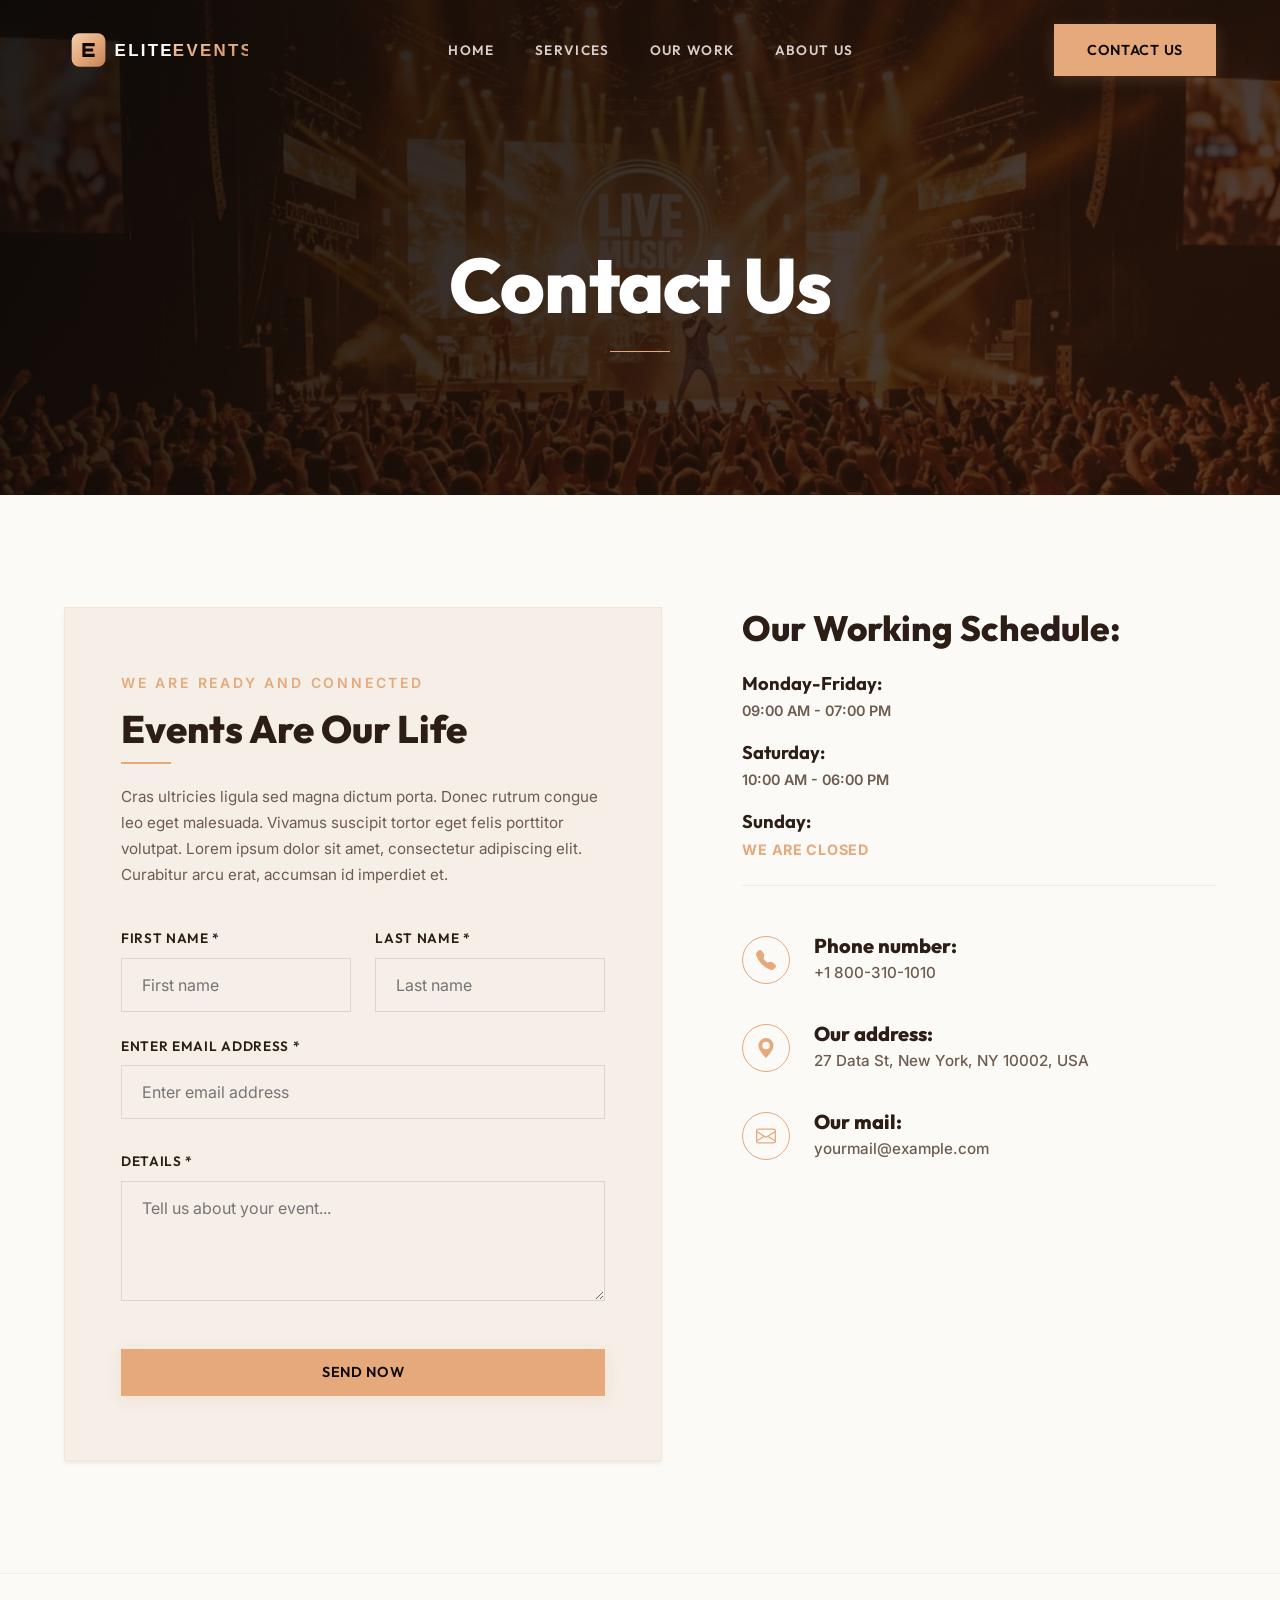
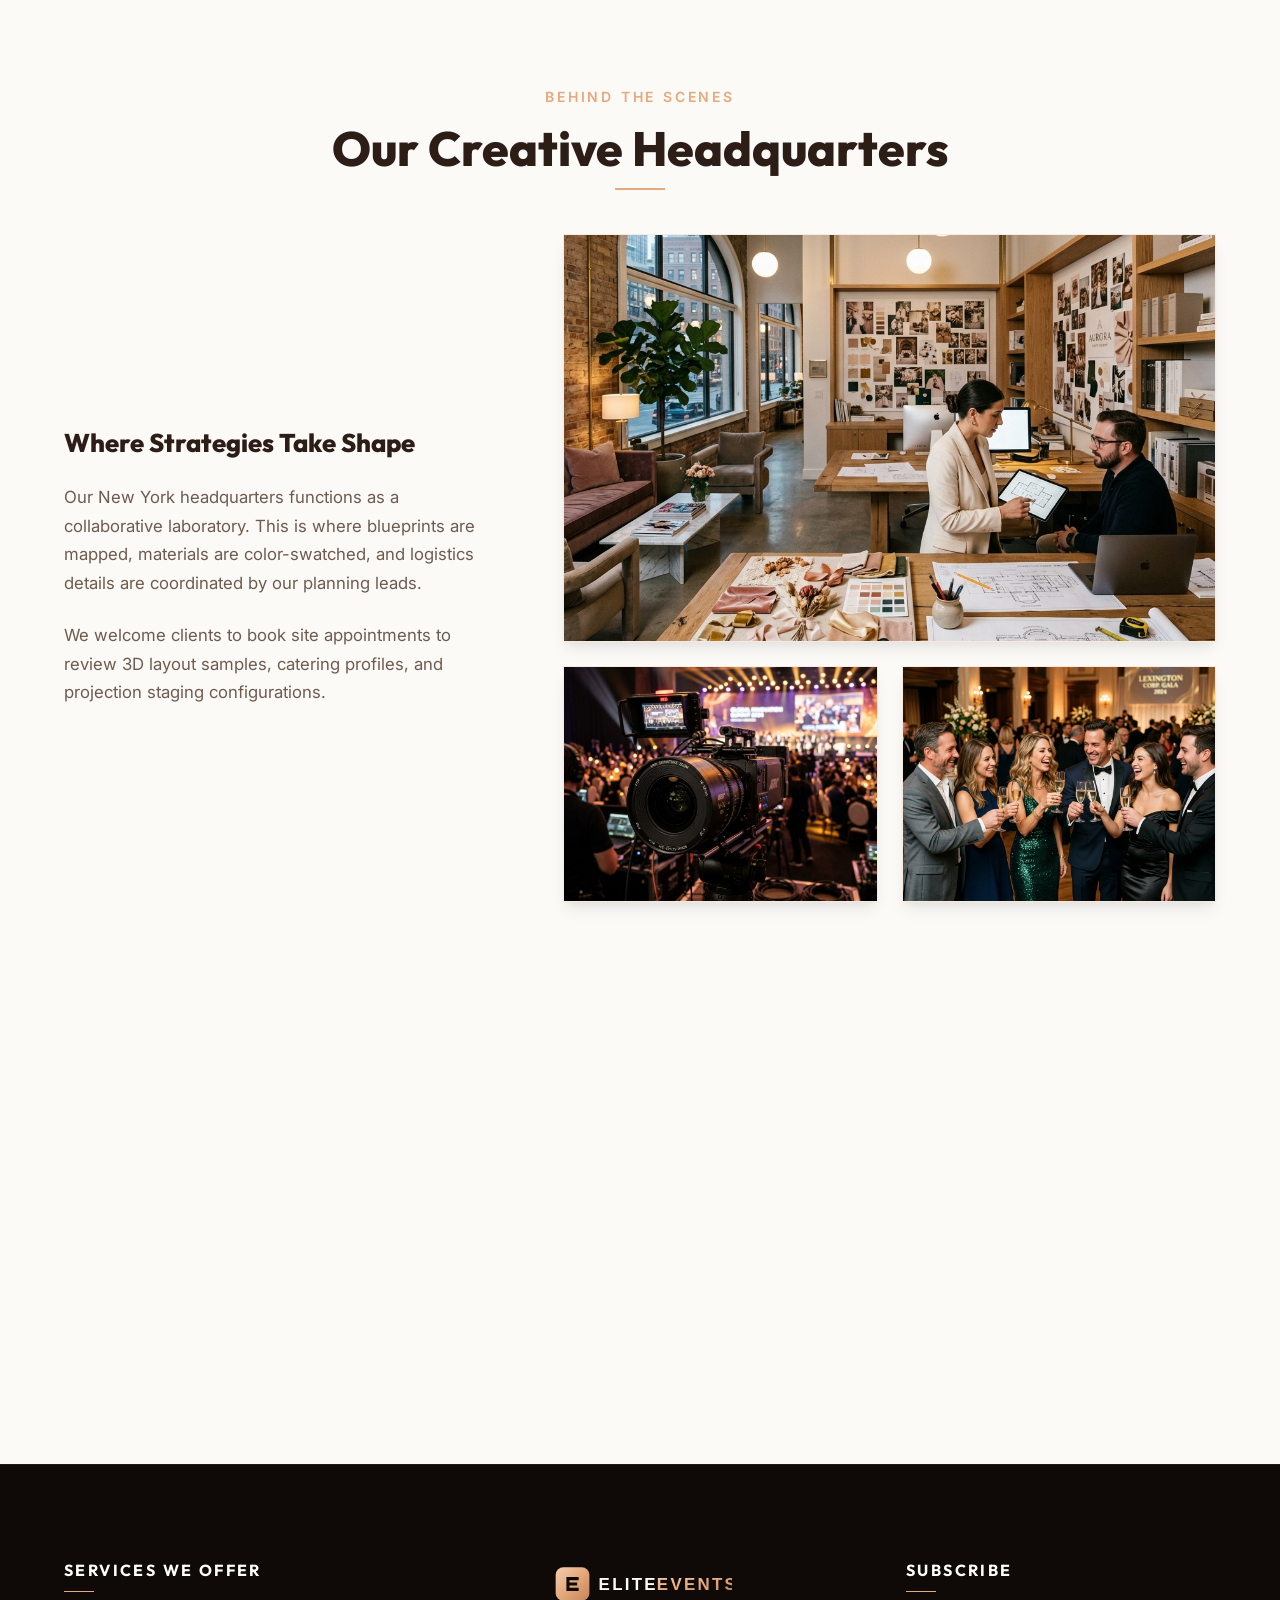
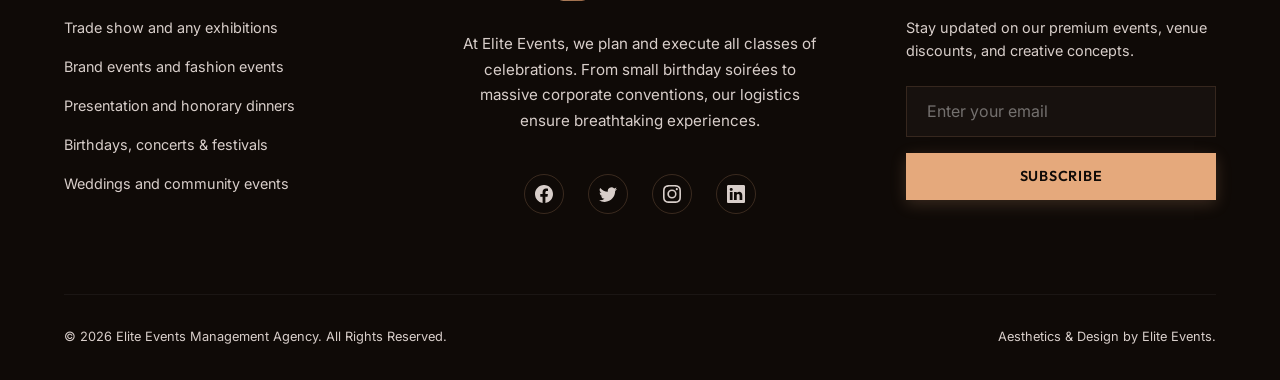
<file: contact.html>
<!DOCTYPE html>
<html lang="en">
<head>
  <meta charset="UTF-8">
  <meta name="viewport" content="width=device-width, initial-scale=1.0">
  <title>Contact Us | Elite Events - Premium Event Planning & Management Agency</title>
  <meta name="description" content="Get in touch with Elite Events. Send us an inquiry, check our weekly hours of operation, see our contact numbers, or locate our New York design studio.">
  <link rel="stylesheet" href="style.css">
  <link rel="icon" type="image/svg+xml" href="assets/favicon.svg">
</head>
<body>

  <!-- ==========================================
       HEADER / NAVIGATION
       ========================================== -->
  <header class="header scrolled" id="site-header">
    <div class="container nav-container">
      <a href="index.html" class="logo" id="header-logo">
        <img src="assets/logo.svg" alt="Elite Events Logo" style="height: 46px; display: block;">
      </a>
      
      <nav class="nav-menu-wrapper" aria-label="Main Navigation">
        <ul class="nav-menu" id="nav-menu">
          <li><a href="index.html" class="nav-link" id="nav-link-home">Home</a></li>
          <li><a href="services.html" class="nav-link" id="nav-link-services">Services</a></li>
          <li><a href="work.html" class="nav-link" id="nav-link-work">Our Work</a></li>
          <li><a href="about.html" class="nav-link" id="nav-link-about">About Us</a></li>
          <li class="mobile-only" style="margin-top: 1.5rem;"><a href="contact.html" class="btn btn-primary" id="nav-link-contact-mobile" style="display: inline-flex; width: 100%; text-align: center; justify-content: center;">Contact Us</a></li>
        </ul>
      </nav>
      
      <a href="contact.html" class="btn btn-primary" id="header-contact-btn">Contact Us</a>
      
      <button class="nav-toggle" id="nav-toggle" aria-label="Toggle Navigation Menu">
        <span></span>
        <span></span>
        <span></span>
      </button>
    </div>
  </header>

  <!-- ==========================================
       SUBPAGE HERO BANNER
       ========================================== -->
  <section class="hero subpage-hero" id="contact-hero" style="min-height: 55vh;">
    <div class="container text-center">
      <div class="hero-content" style="margin: 0 auto;">
        <h1 class="hero-title" id="contact-main-title" style="margin-bottom: 0;">
          Contact Us
        </h1>
        <div class="hero-line" style="margin: 1.5rem auto 0; width: 60px;"></div>
      </div>
    </div>
  </section>

  <!-- ==========================================
       CONTACT GRID (FORM & WORKING HOURS)
       ========================================== -->
  <section class="contact-details-section section-padding" id="contact-details">
    <div class="container">
      <div class="contact-main-grid" style="display: grid; grid-template-columns: 1.1fr 0.9fr; gap: 4rem;">
        
        <!-- Left Side Form Panel -->
        <div class="contact-form-panel" style="background-color: var(--bg-light-accent); border: 1px solid rgba(229, 169, 124, 0.15); padding: 4rem 3.5rem; box-shadow: var(--shadow-sm);">
          <span class="section-subtitle">We Are Ready And Connected</span>
          <h2 class="section-title underline-left" style="font-size: clamp(1.8rem, 3vw, 2.5rem);" id="contact-form-title">Events Are Our Life</h2>
          <p style="color: var(--text-muted-dark); font-size: 0.95rem; margin-bottom: 2.5rem; line-height: 1.7;">
            Cras ultricies ligula sed magna dictum porta. Donec rutrum congue leo eget malesuada. Vivamus suscipit tortor eget felis porttitor volutpat. Lorem ipsum dolor sit amet, consectetur adipiscing elit. Curabitur arcu erat, accumsan id imperdiet et.
          </p>
          
          <form id="contact-inquiry-form">
            <div class="calc-grid">
              <div class="form-group">
                <label for="contact-first-name">First name *</label>
                <input type="text" id="contact-first-name" class="form-control" placeholder="First name" required>
              </div>
              <div class="form-group">
                <label for="contact-last-name">Last name *</label>
                <input type="text" id="contact-last-name" class="form-control" placeholder="Last name" required>
              </div>
              <div class="form-group calc-grid-full">
                <label for="contact-email">Enter email address *</label>
                <input type="email" id="contact-email" class="form-control" placeholder="Enter email address" required>
              </div>
            </div>
            
            <div class="form-group" style="margin-bottom: 2.5rem;">
              <label for="contact-message">Details *</label>
              <textarea id="contact-message" class="form-control" placeholder="Tell us about your event..." required></textarea>
            </div>
            
            <button type="submit" class="btn btn-primary" id="contact-submit-btn" style="width: 100%; text-align: center; justify-content: center; display: flex;">Send Now</button>
            <div class="success-msg" id="contact-success-msg" style="margin-top: 1.5rem;"></div>
          </form>
        </div>
        
        <!-- Right Side Schedule Panel -->
        <div class="contact-schedule-panel" style="display: flex; flex-direction: column; justify-content: flex-start; gap: 1.5rem;">
          <div class="working-hours-card" style="padding-left: 1rem;">
            <h2 style="font-family: var(--font-headings); font-size: 2.2rem; font-weight: 800; color: var(--text-dark); margin-bottom: 1.5rem;">Our Working Schedule:</h2>
            
            <div class="schedule-rows" style="display: flex; flex-direction: column; gap: 1.25rem; margin-bottom: 1.5rem;">
              <div>
                <h4 style="font-family: var(--font-headings); font-size: 1.15rem; font-weight: 700; color: var(--text-dark); margin-bottom: 0.25rem;">Monday-Friday:</h4>
                <p style="color: var(--text-muted-dark); font-size: 0.9rem; font-weight: 600;">09:00 AM - 07:00 PM</p>
              </div>
              
              <div>
                <h4 style="font-family: var(--font-headings); font-size: 1.15rem; font-weight: 700; color: var(--text-dark); margin-bottom: 0.25rem;">Saturday:</h4>
                <p style="color: var(--text-muted-dark); font-size: 0.9rem; font-weight: 600;">10:00 AM - 06:00 PM</p>
              </div>
              
              <div>
                <h4 style="font-family: var(--font-headings); font-size: 1.15rem; font-weight: 700; color: var(--text-dark); margin-bottom: 0.25rem;">Sunday:</h4>
                <p style="color: var(--primary); font-size: 0.9rem; font-weight: 700; text-transform: uppercase; letter-spacing: 0.05em;">We are closed</p>
              </div>
            </div>
            
            <div style="width: 100%; height: 1px; background-color: rgba(229, 169, 124, 0.2); margin-bottom: 1.5rem;"></div>
          </div>
          
          <!-- Quick Contact Rows -->
          <div class="contact-info-list" style="display: flex; flex-direction: column; gap: 2.25rem; padding-left: 1rem;">
            <!-- Phone -->
            <div class="info-row-item" style="display: flex; align-items: center; gap: 1.5rem;">
              <div class="info-icon" style="width: 48px; height: 48px; border-radius: var(--border-radius-full); border: 1px solid var(--primary); color: var(--primary); display: flex; align-items: center; justify-content: center; flex-shrink: 0;">
                <!-- Phone SVG -->
                <svg width="20" height="20" fill="currentColor" viewBox="0 0 16 16"><path d="M1.885.511a1.745 1.745 0 0 1 2.61.163L6.29 2.98c.329.423.445.974.315 1.494l-.547 2.19a.678.678 0 0 0 .178.643l2.457 2.457a.678.678 0 0 0 .644.178l2.189-.547a1.745 1.745 0 0 1 1.494.315l2.306 1.794c.829.645.905 1.87.163 2.611l-1.034 1.034c-.74.74-1.846 1.065-2.877.702a18.634 18.634 0 0 1-7.01-4.42 18.634 18.634 0 0 1-4.42-7.009c-.362-1.03-.037-2.137.703-2.877L1.885.511z"/></svg>
              </div>
              <div>
                <h4 style="font-family: var(--font-headings); font-size: 1.25rem; font-weight: 800; color: var(--text-dark); margin-bottom: 0.15rem;">Phone number:</h4>
                <a href="tel:+18003101010" style="color: var(--text-muted-dark); font-size: 0.95rem; font-weight: 500;">+1 800-310-1010</a>
              </div>
            </div>
            
            <!-- Address -->
            <div class="info-row-item" style="display: flex; align-items: center; gap: 1.5rem;">
              <div class="info-icon" style="width: 48px; height: 48px; border-radius: var(--border-radius-full); border: 1px solid var(--primary); color: var(--primary); display: flex; align-items: center; justify-content: center; flex-shrink: 0;">
                <!-- Pin SVG -->
                <svg width="20" height="20" fill="currentColor" viewBox="0 0 16 16"><path d="M8 16s6-5.686 6-10A6 6 0 0 0 2 6c0 4.314 6 10 6 10zm0-7a3 3 0 1 1 0-6 3 3 0 0 1 0 6z"/></svg>
              </div>
              <div>
                <h4 style="font-family: var(--font-headings); font-size: 1.25rem; font-weight: 800; color: var(--text-dark); margin-bottom: 0.15rem;">Our address:</h4>
                <span style="color: var(--text-muted-dark); font-size: 0.95rem; font-weight: 500;">27 Data St, New York, NY 10002, USA</span>
              </div>
            </div>
            
            <!-- Email -->
            <div class="info-row-item" style="display: flex; align-items: center; gap: 1.5rem;">
              <div class="info-icon" style="width: 48px; height: 48px; border-radius: var(--border-radius-full); border: 1px solid var(--primary); color: var(--primary); display: flex; align-items: center; justify-content: center; flex-shrink: 0;">
                <!-- Envelope SVG -->
                <svg width="20" height="20" fill="currentColor" viewBox="0 0 16 16"><path d="M0 4a2 2 0 0 1 2-2h12a2 2 0 0 1 2 2v8a2 2 0 0 1-2 2H2a2 2 0 0 1-2-2V4zm2-1a1 1 0 0 0-1 1v.217l7 4.2 7-4.2V4a1 1 0 0 0-1-1H2zm13 2.383-4.758 2.855L15 11.114v-5.73zm-.034 6.878L9.271 8.82 8 9.583 6.728 8.82l-5.694 3.44A1 1 0 0 0 2 13h12a1 1 0 0 0 .966-.739zM1 11.114l4.758-2.876L1 5.383v5.73z"/></svg>
              </div>
              <div>
                <h4 style="font-family: var(--font-headings); font-size: 1.25rem; font-weight: 800; color: var(--text-dark); margin-bottom: 0.15rem;">Our mail:</h4>
                <a href="mailto:yourmail@example.com" style="color: var(--text-muted-dark); font-size: 0.95rem; font-weight: 500;">yourmail@example.com</a>
              </div>
            </div>
          </div>
        </div>
        
      </div>
    </div>
  </section>

  <!-- ==========================================
       CREATIVE HQ STUDIO SHOWCASE (ADDING IMAGES REQUIREMENT)
       ========================================== -->
  <section class="hq-showcase section-padding" id="studio-gallery" style="background-color: var(--bg-light); border-top: 1px solid rgba(229, 169, 124, 0.15);">
    <div class="container">
      <div class="text-center">
        <span class="section-subtitle">Behind The Scenes</span>
        <h2 class="section-title underline-center" id="hq-title">Our Creative Headquarters</h2>
      </div>
      
      <div class="about-grid" style="grid-template-columns: 0.8fr 1.2fr; gap: 4rem;">
        <div class="hq-intro-text" style="display: flex; flex-direction: column; justify-content: center;">
          <h3 style="font-family: var(--font-headings); font-size: 1.6rem; font-weight: 800; color: var(--text-dark); margin-bottom: 1.5rem;">Where Strategies Take Shape</h3>
          <p style="color: var(--text-muted-dark); font-size: 1.05rem; margin-bottom: 1.5rem; line-height: 1.7;">
            Our New York headquarters functions as a collaborative laboratory. This is where blueprints are mapped, materials are color-swatched, and logistics details are coordinated by our planning leads.
          </p>
          <p style="color: var(--text-muted-dark); font-size: 1.05rem; line-height: 1.7;">
            We welcome clients to book site appointments to review 3D layout samples, catering profiles, and projection staging configurations.
          </p>
        </div>
        
        <div class="hq-images-display" style="display: grid; grid-template-columns: repeat(2, 1fr); gap: 1.5rem;">
          <div class="about-img-wrapper" style="aspect-ratio: 16/10; grid-column: span 2; border: 1px solid rgba(229, 169, 124, 0.2);">
            <img src="assets/contact_office.png" alt="Chic interior of Elite Events NYC headquarters planning studio">
          </div>
          <div class="about-img-wrapper" style="aspect-ratio: 4/3; border: 1px solid rgba(229, 169, 124, 0.2);">
            <img src="assets/event_camera.png" alt="Recording lens representing production center">
          </div>
          <div class="about-img-wrapper" style="aspect-ratio: 4/3; border: 1px solid rgba(229, 169, 124, 0.2);">
            <img src="assets/event_party.png" alt="Clients review meeting toast representing events">
          </div>
        </div>
      </div>
    </div>
  </section>

  <!-- ==========================================
       MAP SECTION (NYC TIMES SQUARE/MIDTOWN LOCATION)
       ========================================== -->
  <section class="location-map" id="office-location-map" style="line-height: 0;">
    <!-- Styled Google Maps iframe pointing to Midtown New York (representing 27 Data St) -->
    <iframe src="https://www.google.com/maps/embed?pb=!1m18!1m12!1m3!1d3022.428253164993!2d-73.98542868459384!3d40.75889497932681!2m3!1f0!2f0!3f0!3m2!1i1024!2i768!4f13.1!3m3!1m2!1s0x89c25855c8da90d9%3A0x726b713807a9775f!2sTimes%20Square!5e0!3m2!1sen!2sus!4v1659312345678!5m2!1sen!2sus" width="100%" height="450" style="border:0;" allowfullscreen="" loading="lazy" referrerpolicy="no-referrer-when-downgrade" aria-label="Google Map showing office headquarters address location"></iframe>
  </section>

  <!-- ==========================================
       FOOTER SECTION
       ========================================== -->
  <footer class="footer" id="site-footer">
    <div class="container">
      <div class="footer-grid">
        <!-- Col 1: Offerings -->
        <div class="footer-col" id="footer-offerings">
          <h3>Services We Offer</h3>
          <ul class="footer-services-list">
            <li>Trade show and any exhibitions</li>
            <li>Brand events and fashion events</li>
            <li>Presentation and honorary dinners</li>
            <li>Birthdays, concerts & festivals</li>
            <li>Weddings and community events</li>
          </ul>
        </div>
        
        <!-- Col 2: Brand / Description -->
        <div class="footer-col footer-brand" id="footer-brand-info">
          <div class="footer-logo"><img src="assets/logo.svg" alt="Elite Events Logo" style="height: 46px; display: block; margin: 0 auto;"></div>
          <p class="footer-desc">
            At Elite Events, we plan and execute all classes of celebrations. From small birthday soirées to massive corporate conventions, our logistics ensure breathtaking experiences.
          </p>
          
          <div class="footer-socials" id="footer-social-links">
            <a href="#" class="social-icon" aria-label="Facebook Page">
              <svg width="18" height="18" fill="currentColor" viewBox="0 0 16 16"><path d="M16 8.049c0-4.446-3.582-8.05-8-8.05C3.58 0-.002 3.603-.002 8.05c0 4.017 2.926 7.347 6.75 7.951v-5.625h-2.03V8.05H6.75V6.275c0-2.017 1.195-3.131 3.022-3.131.876 0 1.791.157 1.791.157v1.98h-1.009c-.993 0-1.303.621-1.303 1.258v1.51h2.218l-.354 2.326H9.25V16c3.824-.604 6.75-3.934 6.75-7.951z"/></svg>
            </a>
            <a href="#" class="social-icon" aria-label="Twitter Page">
              <svg width="18" height="18" fill="currentColor" viewBox="0 0 16 16"><path d="M5.026 15c6.038 0 9.341-5.003 9.341-9.334 0-.14 0-.282-.006-.422A6.685 6.685 0 0 0 16 3.542a6.658 6.658 0 0 1-1.889.518 3.301 3.301 0 0 0 1.447-1.817 6.533 6.533 0 0 1-2.087.793A3.286 3.286 0 0 0 7.875 6.03a9.325 9.325 0 0 1-6.767-3.429 3.289 3.289 0 0 0 1.018 4.382A3.323 3.323 0 0 1 .64 6.575v.045a3.288 3.288 0 0 0 2.632 3.218 3.203 3.203 0 0 1-.865.115 3.23 3.23 0 0 1-.614-.057 3.283 3.283 0 0 0 3.067 2.277A6.588 6.588 0 0 1 .78 13.58a6.32 6.32 0 0 1-.78-.045A9.344 9.344 0 0 0 5.026 15z"/></svg>
            </a>
            <a href="#" class="social-icon" aria-label="Instagram Page">
              <svg width="18" height="18" fill="currentColor" viewBox="0 0 16 16"><path d="M8 0C5.829 0 5.556.01 4.703.048 3.85.088 3.269.222 2.76.42a3.917 3.917 0 0 0-1.417.923A3.927 3.927 0 0 0 .42 2.76C.222 3.268.087 3.85.048 4.7.01 5.555 0 5.827 0 8.001c0 2.172.01 2.444.048 3.297.04.852.174 1.433.372 1.942.205.526.478.972.923 1.417.444.445.89.719 1.416.923.51.198 1.09.333 1.942.372C5.555 15.99 5.827 16 8 16s2.444-.01 3.298-.048c.851-.04 1.434-.174 1.943-.372a3.916 3.916 0 0 0 1.416-.923c.445-.445.718-.891.923-1.417.197-.509.332-1.09.372-1.942C15.99 10.445 16 10.173 16 8s-.01-2.445-.048-3.299c-.04-.851-.175-1.433-.372-1.941a3.926 3.926 0 0 0-.923-1.417A3.911 3.911 0 0 0 13.24.42c-.51-.198-1.092-.333-1.943-.372C10.443.01 10.172 0 7.998 0H8zm-.717 1.442h.718c2.136 0 2.389.007 3.232.046.78.035 1.204.166 1.486.275.373.145.64.319.92.599.28.28.453.546.598.92.11.281.24.705.275 1.485.039.843.047 1.096.047 3.231s-.008 2.389-.047 3.232c-.035.78-.166 1.203-.275 1.485a2.47 2.47 0 0 1-.599.919c-.28.28-.546.453-.92.598-.28.11-.704.24-1.485.276-.843.038-1.096.047-3.232.047s-2.39-.009-3.233-.047c-.78-.036-1.203-.166-1.485-.276a2.478 2.478 0 0 1-.92-.598 2.48 2.48 0 0 1-.6-.92c-.109-.281-.24-.705-.275-1.485-.038-.843-.046-1.096-.046-3.233 0-2.136.008-2.388.046-3.231.036-.78.166-1.204.276-1.486.145-.373.319-.64.599-.92.28-.28.546-.453.92-.598.282-.11.705-.24 1.485-.276.738-.034 1.024-.044 2.515-.045v.002zm4.988 1.328a.96.96 0 1 0 0 1.92.96.96 0 0 0 0-1.92zm-4.27 1.122a4.109 4.109 0 1 0 0 8.217 4.109 4.109 0 0 0 0-8.217zm0 1.441a2.667 2.667 0 1 1 0 5.334 2.667 2.667 0 0 1 0-5.334z"/></svg>
            </a>
            <a href="#" class="social-icon" aria-label="LinkedIn Profile">
              <svg width="18" height="18" fill="currentColor" viewBox="0 0 16 16"><path d="M0 1.146C0 .513.526 0 1.175 0h13.65C15.474 0 16 .513 16 1.146v13.708c0 .633-.526 1.146-1.175 1.146H1.175C.526 16 0 15.487 0 14.854V1.146zm4.943 12.248V6.169H2.542v7.225h2.401zm-1.2-8.212c.837 0 1.358-.554 1.358-1.248-.015-.709-.52-1.248-1.342-1.248-.822 0-1.359.54-1.359 1.248 0 .694.521 1.248 1.327 1.248h.016zm4.908 8.212V9.359c0-.216.016-.432.08-.586.173-.431.568-.878 1.232-.878.869 0 1.216.662 1.216 1.634v3.865h2.401V9.25c0-2.22-1.184-3.252-2.764-3.252-1.274 0-1.845.7-2.165 1.193v.025h-.016a5.54 5.54 0 0 1 .016-.025V6.169h-2.4c.03.678 0 7.225 0 7.225h2.4z"/></svg>
            </a>
          </div>
        </div>
        
        <!-- Col 3: Subscribe -->
        <div class="footer-col" id="footer-subscribe-section">
          <h3>Subscribe</h3>
          <p class="footer-subscribe-desc">Stay updated on our premium events, venue discounts, and creative concepts.</p>
          <form class="subscribe-form" id="subscribe-email-form">
            <input type="email" class="subscribe-input" placeholder="Enter your email" required aria-label="Subscriber Email">
            <button type="submit" class="btn btn-primary">Subscribe</button>
          </form>
        </div>
      </div>
      
      <div class="footer-bottom">
        <p>&copy; 2026 Elite Events Management Agency. All Rights Reserved.</p>
        <p>Aesthetics & Design by Elite Events.</p>
      </div>
    </div>
  </footer>

  <!-- Scripts -->
  <script src="main.js"></script>
</body>
</html>
</file>
<file: style.css>
@import url('https://fonts.googleapis.com/css2?family=Outfit:wght@300;400;500;600;700;800&family=Inter:wght@300;400;500;600;700&display=swap');

/* ==========================================
   DESIGN SYSTEM VARIABLES
   ========================================== */
:root {
  --bg-dark: #0f0a07;
  --bg-dark-accent: #17110e;
  --bg-light: #fcfaf7;
  --bg-light-accent: #f5efe8;
  --primary: #e5a97c;
  --primary-hover: #d29465;
  --primary-rgb: 229, 169, 124;
  --text-dark: #2c1e16;
  --text-muted-dark: #6e5b50;
  --text-light: #ffffff;
  --text-muted-light: #d8ceca;
  
  --font-headings: 'Outfit', sans-serif;
  --font-body: 'Inter', sans-serif;
  
  --transition-smooth: all 0.4s cubic-bezier(0.16, 1, 0.3, 1);
  --transition-fast: all 0.2s ease-out;
  
  --shadow-sm: 0 4px 6px -1px rgba(0, 0, 0, 0.05), 0 2px 4px -1px rgba(0, 0, 0, 0.03);
  --shadow-md: 0 10px 15px -3px rgba(0, 0, 0, 0.08), 0 4px 6px -2px rgba(0, 0, 0, 0.04);
  --shadow-lg: 0 20px 25px -5px rgba(0, 0, 0, 0.1), 0 10px 10px -5px rgba(0, 0, 0, 0.04);
  --shadow-premium: 0 30px 60px -10px rgba(15, 10, 7, 0.25);
  
  --border-radius-sm: 4px;
  --border-radius-md: 8px;
  --border-radius-lg: 16px;
  --border-radius-full: 9999px;
  
  --max-width: 1200px;
}

/* ==========================================
   RESET & BASE STYLES
   ========================================== */
*, *::before, *::after {
  box-sizing: border-box;
  margin: 0;
  padding: 0;
}

html {
  scroll-behavior: smooth;
  font-size: 16px;
}

body {
  font-family: var(--font-body);
  background-color: var(--bg-light);
  color: var(--text-dark);
  line-height: 1.6;
  overflow-x: hidden;
  -webkit-font-smoothing: antialiased;
}

h1, h2, h3, h4, h5, h6 {
  font-family: var(--font-headings);
  font-weight: 700;
  line-height: 1.2;
}

a {
  text-decoration: none;
  color: inherit;
  transition: var(--transition-fast);
}

button, input, select, textarea {
  font-family: inherit;
  font-size: inherit;
  outline: none;
}

img {
  max-width: 100%;
  display: block;
  object-fit: cover;
}

/* ==========================================
   UTILITY CLASSES
   ========================================== */
.container {
  width: 100%;
  max-width: var(--max-width);
  margin: 0 auto;
  padding: 0 1.5rem;
}

.section-padding {
  padding: 7rem 0;
}

.text-center { text-align: center; }
.text-left { text-align: left; }
.text-right { text-align: right; }

.section-subtitle {
  font-size: 0.875rem;
  letter-spacing: 0.2em;
  text-transform: uppercase;
  color: var(--primary);
  margin-bottom: 0.75rem;
  display: block;
  width: 100%;
  font-weight: 600;
}

.section-title {
  font-size: clamp(2rem, 4vw, 3rem);
  color: var(--text-dark);
  margin-bottom: 1.5rem;
  font-weight: 800;
}

.section-title.light {
  color: var(--text-light);
}

.underline-center {
  position: relative;
  display: inline-block;
  margin-bottom: 3.5rem;
}

.underline-center::after {
  content: '';
  position: absolute;
  bottom: -0.75rem;
  left: 50%;
  transform: translateX(-50%);
  width: 50px;
  height: 2px;
  background-color: var(--primary);
}

.underline-left {
  position: relative;
  display: inline-block;
  margin-bottom: 2rem;
}

.underline-left::after {
  content: '';
  position: absolute;
  bottom: -0.75rem;
  left: 0;
  width: 50px;
  height: 2px;
  background-color: var(--primary);
}

/* ==========================================
   BUTTONS
   ========================================== */
.btn {
  display: inline-flex;
  align-items: center;
  justify-content: center;
  padding: 0.85rem 2rem;
  font-family: var(--font-headings);
  font-weight: 600;
  font-size: 0.9rem;
  letter-spacing: 0.05em;
  text-transform: uppercase;
  border-radius: 0; /* Premium sharp look matching design */
  cursor: pointer;
  transition: var(--transition-smooth);
  border: 1px solid transparent;
}

.btn-primary {
  background-color: var(--primary);
  color: var(--bg-dark);
  box-shadow: 0 4px 15px rgba(var(--primary-rgb), 0.2);
}

.btn-primary:hover {
  background-color: var(--primary-hover);
  transform: translateY(-2px);
  box-shadow: 0 8px 25px rgba(var(--primary-rgb), 0.35);
}

.btn-secondary {
  background-color: transparent;
  border: 1px solid var(--primary);
  color: var(--primary);
}

.btn-secondary:hover {
  background-color: var(--primary);
  color: var(--bg-dark);
  transform: translateY(-2px);
}

.btn-dark {
  background-color: var(--bg-dark);
  color: var(--text-light);
  border: 1px solid rgba(var(--primary-rgb), 0.3);
}

.btn-dark:hover {
  border-color: var(--primary);
  background-color: var(--bg-dark-accent);
  color: var(--primary);
  transform: translateY(-2px);
}

/* ==========================================
   HEADER / NAVIGATION
   ========================================== */
.header {
  position: fixed;
  top: 0;
  left: 0;
  width: 100%;
  z-index: 1000;
  padding: 1.5rem 0;
  transition: var(--transition-smooth);
}

.header.scrolled {
  padding: 1rem 0;
  background-color: rgba(15, 10, 7, 0.95);
  backdrop-filter: blur(10px);
  border-bottom: 1px solid rgba(229, 169, 124, 0.1);
  box-shadow: var(--shadow-md);
}

.nav-container {
  display: flex;
  justify-content: space-between;
  align-items: center;
}

.logo {
  font-family: var(--font-headings);
  font-size: 1.6rem;
  font-weight: 800;
  color: var(--text-light);
  letter-spacing: 0.1em;
}

.logo span {
  color: var(--primary);
}

.nav-menu {
  display: flex;
  list-style: none;
  gap: 2.5rem;
}

.nav-link {
  font-family: var(--font-headings);
  font-size: 0.85rem;
  font-weight: 600;
  text-transform: uppercase;
  letter-spacing: 0.1em;
  color: var(--text-muted-light);
  position: relative;
  padding: 0.5rem 0;
}

.nav-link:hover, .nav-link.active {
  color: var(--primary);
}

.nav-link::after {
  content: '';
  position: absolute;
  bottom: 0;
  left: 0;
  width: 0;
  height: 1px;
  background-color: var(--primary);
  transition: var(--transition-smooth);
}

.nav-link:hover::after, .nav-link.active::after {
  width: 100%;
}

.nav-toggle {
  display: none;
  background: none;
  border: none;
  cursor: pointer;
  padding: 0.5rem;
}

.nav-toggle span {
  display: block;
  width: 25px;
  height: 2px;
  background-color: var(--text-light);
  margin: 5px 0;
  transition: var(--transition-smooth);
}

/* ==========================================
   HERO SECTION
   ========================================== */
.hero {
  position: relative;
  min-height: 100vh;
  display: flex;
  align-items: center;
  background-image: url('assets/hero_concert.png');
  background-size: cover;
  background-position: center;
  color: var(--text-light);
  padding-top: 100px;
}

.hero::before {
  content: '';
  position: absolute;
  top: 0;
  left: 0;
  width: 100%;
  height: 100%;
  background: linear-gradient(135deg, rgba(15, 10, 7, 0.92) 0%, rgba(43, 20, 10, 0.78) 100%);
  z-index: 1;
}

.hero-content {
  position: relative;
  z-index: 2;
  max-width: 850px;
}

.hero-subtitle {
  font-size: 0.95rem;
  letter-spacing: 0.25em;
  text-transform: uppercase;
  color: var(--primary);
  margin-bottom: 1.5rem;
  font-weight: 600;
  display: inline-block;
}

.hero-title {
  font-size: clamp(2.5rem, 6vw, 4.8rem);
  font-weight: 800;
  line-height: 1.1;
  margin-bottom: 2rem;
  letter-spacing: -0.01em;
}

.hero-title span {
  display: block;
  font-weight: 300;
  font-size: 0.8em;
  margin-top: 0.25rem;
}

.hero-line {
  width: 80px;
  height: 1px;
  background-color: var(--primary);
  margin-bottom: 3.5rem;
}

.hero-stats {
  display: flex;
  gap: 6rem;
  margin-top: 4rem;
}

.stat-item {
  display: flex;
  flex-direction: column;
}

.stat-number {
  font-family: var(--font-headings);
  font-size: clamp(3rem, 5vw, 4.5rem);
  font-weight: 800;
  color: var(--text-light);
  line-height: 1;
  margin-bottom: 0.5rem;
}

.stat-label {
  font-size: 0.85rem;
  letter-spacing: 0.05em;
  text-transform: uppercase;
  color: var(--text-muted-light);
}

/* ==========================================
   ABOUT US SECTION
   ========================================== */
.about {
  background-color: var(--bg-light);
}

.about-grid {
  display: grid;
  grid-template-columns: 1.2fr 0.8fr;
  gap: 4rem;
  align-items: center;
}

.about-text p {
  color: var(--text-muted-dark);
  font-size: 1.05rem;
  margin-bottom: 2rem;
}

.about-gallery {
  display: grid;
  grid-template-columns: repeat(2, 1fr);
  gap: 1rem;
}

.about-img-wrapper {
  overflow: hidden;
  position: relative;
  aspect-ratio: 4/5;
  box-shadow: var(--shadow-md);
  border: 1px solid rgba(229, 169, 124, 0.1);
}

.about-img-wrapper img {
  width: 100%;
  height: 100%;
  transition: var(--transition-smooth);
}

.about-img-wrapper:hover img {
  transform: scale(1.08);
}

.about-img-wrapper::after {
  content: '';
  position: absolute;
  top: 0;
  left: 0;
  width: 100%;
  height: 100%;
  background: linear-gradient(to bottom, transparent 60%, rgba(15, 10, 7, 0.4) 100%);
  opacity: 0;
  transition: var(--transition-smooth);
}

.about-img-wrapper:hover::after {
  opacity: 1;
}

/* ==========================================
   FEATURED EVENT TYPES (GRID)
   ========================================== */
.featured {
  background-color: var(--bg-light-accent);
}

.featured-grid {
  display: grid;
  grid-template-columns: repeat(auto-fit, minmax(260px, 1fr));
  gap: 2rem;
}

.featured-card {
  background-color: var(--bg-light);
  border: 1px solid rgba(229, 169, 124, 0.15);
  padding: 2.5rem;
  transition: var(--transition-smooth);
  display: flex;
  flex-direction: column;
  justify-content: space-between;
  min-height: 250px;
  position: relative;
  overflow: hidden;
}

.featured-card::before {
  content: '';
  position: absolute;
  top: 0;
  left: 0;
  width: 100%;
  height: 3px;
  background-color: var(--primary);
  transform: scaleX(0);
  transform-origin: left;
  transition: var(--transition-smooth);
}

.featured-card:hover {
  transform: translateY(-8px);
  box-shadow: var(--shadow-lg);
  border-color: var(--primary);
}

.featured-card:hover::before {
  transform: scaleX(1);
}

.featured-cat {
  font-size: 0.75rem;
  letter-spacing: 0.15em;
  text-transform: uppercase;
  color: var(--primary);
  font-weight: 700;
  margin-bottom: 1rem;
}

.featured-name {
  font-size: 1.35rem;
  color: var(--text-dark);
  font-weight: 700;
  margin-bottom: 2rem;
}

.featured-link {
  font-family: var(--font-headings);
  font-size: 0.8rem;
  text-transform: uppercase;
  font-weight: 600;
  letter-spacing: 0.05em;
  display: inline-flex;
  align-items: center;
  gap: 0.5rem;
}

.featured-link::after {
  content: '→';
  transition: var(--transition-fast);
}

.featured-card:hover .featured-link::after {
  transform: translateX(5px);
}

/* ==========================================
   WHY CHOOSE US & PLAY BUTTON
   ========================================== */
.why-choose {
  background-color: var(--bg-light);
  padding: 0;
}

.why-grid {
  display: grid;
  grid-template-columns: 1fr 1fr;
  align-items: stretch;
}

.why-video-wrapper {
  position: relative;
  background-image: url('assets/hero_concert.png');
  background-size: cover;
  background-position: center;
  min-height: 360px;
  height: 100%;
  display: flex;
  align-items: center;
  justify-content: center;
}

.why-video-wrapper::before {
  content: '';
  position: absolute;
  top: 0;
  left: 0;
  width: 100%;
  height: 100%;
  background: rgba(15, 10, 7, 0.65);
}

.play-btn {
  position: relative;
  z-index: 2;
  width: 80px;
  height: 80px;
  background-color: transparent;
  border: 1px solid var(--text-light);
  border-radius: var(--border-radius-full);
  cursor: pointer;
  display: flex;
  align-items: center;
  justify-content: center;
  transition: var(--transition-smooth);
}

.play-btn::before {
  content: '';
  width: 0;
  height: 0;
  border-style: solid;
  border-width: 10px 0 10px 16px;
  border-color: transparent transparent transparent var(--text-light);
  margin-left: 5px;
  transition: var(--transition-fast);
}

.play-btn:hover {
  background-color: var(--primary);
  border-color: var(--primary);
  transform: scale(1.1);
  box-shadow: 0 0 30px rgba(var(--primary-rgb), 0.5);
}

.play-btn:hover::before {
  border-color: transparent transparent transparent var(--bg-dark);
}

.why-content {
  background-color: var(--bg-light-accent);
  padding: 3.5rem 4rem;
  display: flex;
  flex-direction: column;
  justify-content: center;
}

.why-desc {
  color: var(--text-muted-dark);
  margin-bottom: 3rem;
  font-size: 1.05rem;
}

.why-logos {
  display: grid;
  grid-template-columns: repeat(2, 1fr);
  gap: 2.5rem;
}

.logo-item {
  display: flex;
  align-items: center;
  gap: 0.75rem;
}

.logo-icon {
  width: 32px;
  height: 32px;
  background-color: var(--primary);
  mask-size: contain;
  mask-repeat: no-repeat;
}

.logo-text {
  font-family: var(--font-headings);
  font-size: 1.1rem;
  font-weight: 700;
  letter-spacing: 0.05em;
  color: var(--text-dark);
  text-transform: uppercase;
}

/* ==========================================
   SERVICES SECTION (INTERACTIVE TABS)
   ========================================== */
.services {
  background-color: var(--bg-light);
}

.services-tabs-nav {
  display: flex;
  justify-content: center;
  gap: 1rem;
  margin-bottom: 4rem;
  flex-wrap: wrap;
}

.tab-btn {
  background: var(--bg-light);
  border: 1px solid rgba(229, 169, 124, 0.2);
  padding: 1rem 2.5rem;
  font-family: var(--font-headings);
  font-weight: 600;
  font-size: 0.95rem;
  text-transform: uppercase;
  letter-spacing: 0.05em;
  cursor: pointer;
  transition: var(--transition-smooth);
  border-radius: 0;
  color: var(--text-dark);
}

.tab-btn:hover {
  border-color: var(--primary);
  color: var(--primary);
}

.tab-btn.active {
  background-color: var(--primary);
  color: var(--bg-dark);
  border-color: var(--primary);
}

.services-content-wrapper {
  position: relative;
}

.tab-panel {
  display: none;
  opacity: 0;
  transition: opacity 0.5s ease;
  grid-template-columns: 1fr 1fr;
  gap: 4rem;
  align-items: center;
}

.tab-panel.active {
  display: grid;
  opacity: 1;
}

@keyframes fadeIn {
  from { opacity: 0; transform: translateY(15px); }
  to { opacity: 1; transform: translateY(0); }
}

.tab-panel.active {
  animation: fadeIn 0.6s ease forwards;
}

.services-text-side {
  padding-right: 2rem;
}

.services-panel-title {
  font-size: clamp(1.8rem, 3vw, 2.5rem);
  font-weight: 800;
  margin-bottom: 2rem;
  color: var(--text-dark);
}

.services-list {
  display: grid;
  grid-template-columns: repeat(2, 1fr);
  gap: 1.5rem;
  list-style: none;
  margin-bottom: 3rem;
}

.services-list-item {
  display: flex;
  align-items: center;
  gap: 0.75rem;
  font-size: 0.9rem;
  font-weight: 600;
  text-transform: uppercase;
  color: var(--text-dark);
  letter-spacing: 0.05em;
}

.services-list-item::before {
  content: '';
  width: 8px;
  height: 8px;
  background-color: var(--primary);
  border-radius: var(--border-radius-full);
  box-shadow: 0 0 0 2px rgba(229, 169, 124, 0.4);
  flex-shrink: 0;
}

.services-phone {
  font-family: var(--font-headings);
  font-size: 1.15rem;
  font-weight: 700;
  color: var(--text-dark);
  margin-top: 2rem;
  display: inline-flex;
  align-items: center;
  gap: 0.75rem;
}

.services-phone span {
  color: var(--primary);
}

.services-image-side {
  position: relative;
  aspect-ratio: 4/3;
  box-shadow: var(--shadow-premium);
  overflow: hidden;
}

.services-image-side img {
  width: 100%;
  height: 100%;
}

.book-tag {
  position: absolute;
  bottom: 0;
  left: 0;
  right: 0;
  background-color: var(--primary);
  color: var(--bg-dark);
  text-align: center;
  padding: 1.5rem;
  font-family: var(--font-headings);
  font-weight: 700;
  text-transform: uppercase;
  letter-spacing: 0.15em;
  font-size: 0.9rem;
  transition: var(--transition-smooth);
}

.services-image-side:hover .book-tag {
  background-color: var(--primary-hover);
  padding: 1.8rem;
}

/* ==========================================
   OUR EXPERTISE SECTION
   ========================================== */
.expertise {
  background-color: var(--bg-light-accent);
}

.expertise-grid {
  display: grid;
  grid-template-columns: repeat(3, 1fr);
  gap: 1.5rem;
  margin-top: 1rem;
}

.expertise-item {
  position: relative;
  aspect-ratio: 3/2;
  overflow: hidden;
  box-shadow: var(--shadow-md);
  border: 1px solid rgba(229, 169, 124, 0.15);
}

.expertise-item img {
  width: 100%;
  height: 100%;
  transition: var(--transition-smooth);
}

.expertise-item:hover img {
  transform: scale(1.08);
}

/* ==========================================
   TESTIMONIALS SECTION
   ========================================== */
.testimonials {
  background-color: var(--bg-light);
}

.testimonials-grid {
  display: grid;
  grid-template-columns: 1fr 1fr;
  gap: 4rem;
  align-items: center;
}

.testimonials-card {
  padding-right: 3rem;
}

.client-feedback {
  font-size: 1.15rem;
  font-style: italic;
  color: var(--text-muted-dark);
  line-height: 1.8;
  margin-bottom: 2.5rem;
}

.client-meta {
  display: flex;
  align-items: center;
  gap: 1.5rem;
}

.client-avatar {
  width: 70px;
  height: 70px;
  border-radius: var(--border-radius-full);
  overflow: hidden;
  border: 2px solid var(--primary);
  box-shadow: var(--shadow-sm);
}

.client-avatar img {
  width: 100%;
  height: 100%;
}

.client-info h4 {
  font-size: 1.1rem;
  font-weight: 700;
  color: var(--text-dark);
  margin-bottom: 0.25rem;
}

.client-info p {
  font-size: 0.85rem;
  color: var(--primary);
  font-weight: 600;
  text-transform: uppercase;
  letter-spacing: 0.05em;
  margin-bottom: 0.5rem;
}

.client-rating {
  color: #ffc107;
  display: flex;
  gap: 0.25rem;
}

.testimonials-visual {
  position: relative;
  background-color: var(--bg-light-accent);
  padding: 2.5rem;
  display: inline-block;
  margin-left: auto;
}

.testimonials-visual::after {
  content: '';
  position: absolute;
  top: 0;
  right: 0;
  width: 80%;
  height: 80%;
  background-color: var(--bg-light-accent);
  z-index: 1;
}

.testimonials-visual img {
  position: relative;
  z-index: 2;
  max-width: 100%;
  box-shadow: var(--shadow-lg);
}

/* ==========================================
   SERVICE COST CALCULATION FORM
   ========================================== */
.calculator {
  background-color: var(--bg-light-accent);
}

.calc-form-card {
  background-color: var(--bg-light);
  border: 1px solid rgba(229, 169, 124, 0.2);
  padding: 4rem;
  max-width: 850px;
  margin: 0 auto;
  box-shadow: var(--shadow-lg);
}

.calc-grid {
  display: grid;
  grid-template-columns: repeat(2, 1fr);
  gap: 1.5rem;
  margin-bottom: 2rem;
}

.calc-grid-full {
  grid-column: span 2;
}

.form-group label {
  display: block;
  font-family: var(--font-headings);
  font-size: 0.85rem;
  font-weight: 600;
  text-transform: uppercase;
  letter-spacing: 0.05em;
  margin-bottom: 0.5rem;
  color: var(--text-dark);
}

.form-control {
  width: 100%;
  padding: 1rem 1.25rem;
  border: 1px solid rgba(44, 30, 22, 0.12);
  background-color: var(--bg-light-accent);
  color: var(--text-dark);
  font-family: var(--font-body);
  transition: var(--transition-fast);
  border-radius: 0;
}

.form-control:focus {
  border-color: var(--primary);
  background-color: var(--bg-light);
}

textarea.form-control {
  min-height: 120px;
  resize: vertical;
}

.checkbox-section-title {
  font-family: var(--font-headings);
  font-size: 0.9rem;
  font-weight: 700;
  text-transform: uppercase;
  letter-spacing: 0.05em;
  color: var(--text-dark);
  margin-bottom: 1.25rem;
}

.checkbox-grid {
  display: grid;
  grid-template-columns: repeat(3, 1fr);
  gap: 1.25rem;
  margin-bottom: 2.5rem;
}

.checkbox-label {
  display: flex;
  align-items: center;
  gap: 0.75rem;
  cursor: pointer;
  font-size: 0.95rem;
  color: var(--text-muted-dark);
  user-select: none;
  font-weight: 500;
}

.checkbox-label input {
  display: none;
}

.custom-checkbox {
  width: 20px;
  height: 20px;
  border: 1px solid rgba(44, 30, 22, 0.2);
  display: flex;
  align-items: center;
  justify-content: center;
  transition: var(--transition-fast);
  background-color: var(--bg-light);
}

.checkbox-label:hover .custom-checkbox {
  border-color: var(--primary);
}

.checkbox-label input:checked + .custom-checkbox {
  background-color: var(--primary);
  border-color: var(--primary);
}

.checkbox-label input:checked + .custom-checkbox::after {
  content: '';
  width: 6px;
  height: 10px;
  border: solid var(--bg-dark);
  border-width: 0 2px 2px 0;
  transform: rotate(45deg) translate(-1px, -1px);
}

.checkbox-label input:checked ~ span {
  color: var(--text-dark);
  font-weight: 600;
}

/* Calculator Estimate Result box */
.calc-result-box {
  background-color: var(--bg-light-accent);
  border: 1px solid var(--primary);
  padding: 1.5rem 2rem;
  margin-bottom: 2.5rem;
  display: flex;
  justify-content: space-between;
  align-items: center;
}

.calc-result-title {
  font-family: var(--font-headings);
  font-weight: 700;
  text-transform: uppercase;
  letter-spacing: 0.05em;
  font-size: 0.9rem;
  color: var(--text-dark);
}

.calc-price {
  font-family: var(--font-headings);
  font-size: 1.6rem;
  font-weight: 800;
  color: var(--primary-hover);
}

/* Success Message Dialog styling */
.success-msg {
  display: none;
  margin-top: 1.5rem;
  padding: 1rem;
  background-color: rgba(46, 117, 89, 0.1);
  border: 1px solid #2e7559;
  color: #2e7559;
  font-weight: 600;
  text-align: center;
}

/* ==========================================
   FOOTER SECTION
   ========================================== */
.footer {
  background-color: var(--bg-dark);
  color: var(--text-light);
  padding-top: 6rem;
  padding-bottom: 2rem;
  border-top: 1px solid rgba(229, 169, 124, 0.1);
}

.footer-grid {
  display: grid;
  grid-template-columns: 1fr 1.2fr 1fr;
  gap: 5rem;
  margin-bottom: 5rem;
}

.footer-col h3 {
  font-size: 1rem;
  letter-spacing: 0.15em;
  text-transform: uppercase;
  color: var(--text-light);
  margin-bottom: 2.25rem;
  font-weight: 700;
  position: relative;
}

.footer-col h3::after {
  content: '';
  position: absolute;
  bottom: -0.75rem;
  left: 0;
  width: 30px;
  height: 1px;
  background-color: var(--primary);
}

.footer-services-list {
  list-style: none;
}

.footer-services-list li {
  margin-bottom: 1rem;
  font-size: 0.9rem;
  color: var(--text-muted-light);
  transition: var(--transition-fast);
}

.footer-services-list li:hover {
  color: var(--primary);
  transform: translateX(3px);
}

.footer-brand {
  text-align: center;
}

.footer-logo {
  font-family: var(--font-headings);
  font-size: 1.8rem;
  font-weight: 800;
  letter-spacing: 0.1em;
  color: var(--text-light);
  margin-bottom: 1.5rem;
}

.footer-logo span {
  color: var(--primary);
}

.footer-desc {
  font-size: 0.95rem;
  color: var(--text-muted-light);
  line-height: 1.7;
  max-width: 400px;
  margin: 0 auto 2.5rem;
}

.footer-socials {
  display: flex;
  justify-content: center;
  gap: 1.5rem;
}

.social-icon {
  width: 40px;
  height: 40px;
  border-radius: var(--border-radius-full);
  border: 1px solid rgba(229, 169, 124, 0.2);
  display: flex;
  align-items: center;
  justify-content: center;
  color: var(--text-muted-light);
  transition: var(--transition-smooth);
}

.social-icon:hover {
  background-color: var(--primary);
  border-color: var(--primary);
  color: var(--bg-dark);
  transform: translateY(-3px);
}

.footer-subscribe-desc {
  font-size: 0.9rem;
  color: var(--text-muted-light);
  margin-bottom: 1.5rem;
}

.subscribe-form {
  display: flex;
  flex-direction: column;
  gap: 1rem;
}

.subscribe-input {
  width: 100%;
  padding: 0.9rem 1.25rem;
  background-color: var(--bg-dark-accent);
  border: 1px solid rgba(229, 169, 124, 0.15);
  color: var(--text-light);
  font-family: var(--font-body);
}

.subscribe-input::placeholder {
  color: rgba(255, 255, 255, 0.4);
}

.subscribe-input:focus {
  border-color: var(--primary);
}

.subscribe-form button {
  width: 100%;
}

.footer-bottom {
  border-top: 1px solid rgba(255, 255, 255, 0.05);
  padding-top: 2rem;
  display: flex;
  justify-content: space-between;
  align-items: center;
  font-size: 0.8rem;
  color: var(--text-muted-light);
  flex-wrap: wrap;
  gap: 1.5rem;
}

/* ==========================================
   RESPONSIVENESS (MEDIA QUERIES)
   ========================================== */
@media (max-width: 992px) {
  .section-padding {
    padding: 5rem 0;
  }
  
  .about-grid {
    grid-template-columns: 1fr;
    gap: 3rem;
  }
  
  .why-grid {
    grid-template-columns: 1fr;
  }
  
  .why-video-wrapper {
    min-height: 350px;
  }
  
  .why-content {
    padding: 4rem;
  }
  
  .tab-panel {
    grid-template-columns: 1fr;
    gap: 3rem;
  }
  
  .services-text-side {
    padding-right: 0;
  }
  
  .testimonials-grid {
    grid-template-columns: 1fr;
    gap: 3rem;
  }
  
  .testimonials-card {
    padding-right: 0;
  }
  
  .testimonials-visual {
    margin-left: 0;
    text-align: center;
    display: block;
  }
  
  .footer-grid {
    grid-template-columns: 1fr;
    gap: 3rem;
    text-align: center;
  }
  
  .footer-col h3::after {
    left: 50%;
    transform: translateX(-50%);
  }
  
  .footer-bottom {
    justify-content: center;
  }
}

@media (max-width: 768px) {
  .nav-menu {
    position: fixed;
    top: 0;
    right: -100%;
    width: 280px;
    height: 100vh;
    background-color: var(--bg-dark-accent);
    flex-direction: column;
    padding: 6rem 3rem;
    transition: var(--transition-smooth);
    z-index: 999;
    box-shadow: -10px 0 30px rgba(0,0,0,0.3);
  }
  
  .nav-menu.active {
    right: 0;
  }
  
  .nav-toggle {
    display: block;
    z-index: 1000;
  }
  
  .nav-toggle.active span:nth-child(1) {
    transform: rotate(45deg) translate(5px, 5px);
  }
  
  .nav-toggle.active span:nth-child(2) {
    opacity: 0;
  }
  
  .nav-toggle.active span:nth-child(3) {
    transform: rotate(-45deg) translate(5px, -5px);
  }
  
  .hero-stats {
    flex-direction: column;
    gap: 2rem;
  }
  
  .calc-grid {
    grid-template-columns: 1fr;
  }
  
  .calc-grid-full {
    grid-column: span 1;
  }
  
  .checkbox-grid {
    grid-template-columns: repeat(2, 1fr);
  }
  
  .calc-form-card {
    padding: 2.5rem 1.5rem;
  }
  
  .expertise-grid {
    grid-template-columns: repeat(2, 1fr);
  }
}

@media (max-width: 576px) {
  .checkbox-grid {
    grid-template-columns: 1fr;
  }
  
  .expertise-grid {
    grid-template-columns: 1fr;
  }
}

/* ==========================================
   SUBPAGE & ABOUT US ADDITIONS
   ========================================== */
.subpage-hero {
  background-image: url('assets/hero_concert.png');
  background-position: center 30%;
  display: flex;
  align-items: center;
  justify-content: center;
}

/* Progress bars / Skill bars */
.skills-container {
  margin-top: 1.5rem;
}

.skill-group {
  margin-bottom: 1.5rem;
}

.skill-label-bar {
  display: flex;
  justify-content: space-between;
  margin-bottom: 0.5rem;
  font-family: var(--font-headings);
  font-weight: 700;
  text-transform: uppercase;
  font-size: 0.8rem;
  letter-spacing: 0.05em;
  color: var(--text-dark);
}

.skill-percent {
  color: var(--primary);
}

.progress-bar {
  width: 100%;
  height: 4px;
  background-color: var(--bg-light-accent);
  border: 1px solid rgba(44, 30, 22, 0.05);
  position: relative;
  overflow: hidden;
}

.progress-fill {
  height: 100%;
  width: 0%; /* Animates in JS */
  background-color: var(--primary);
  transition: width 1.5s cubic-bezier(0.16, 1, 0.3, 1);
}

/* Stats items Row in About subpage */
.stat-item-row {
  transition: var(--transition-smooth);
}
.stat-item-row:hover {
  transform: translateX(5px);
}

/* Team Section cards transitions */
.team-card:hover {
  transform: translateY(-5px);
  border-color: var(--primary) !important;
  box-shadow: var(--shadow-md) !important;
}

.team-card:hover img {
  transform: scale(1.08);
}

/* Blog Cards transitions */
.blog-card {
  border: 1px solid transparent;
  padding: 1rem;
  transition: var(--transition-smooth);
}

.blog-card:hover {
  border-color: rgba(229, 169, 124, 0.15);
  background-color: var(--bg-light);
  box-shadow: var(--shadow-md);
}

.blog-title a:hover {
  color: var(--primary);
}

/* Responsive updates for subpage grids */
@media (max-width: 992px) {
  .about-team-grid {
    grid-template-columns: repeat(2, 1fr) !important;
  }
  
  .blog-grid {
    grid-template-columns: repeat(2, 1fr) !important;
    gap: 2rem !important;
  }
  
  .exp-stats-box {
    padding: 3rem 2.5rem !important;
  }
}

@media (max-width: 768px) {
  .about-team-grid {
    grid-template-columns: 1fr !important;
  }
  
  .blog-grid {
    grid-template-columns: 1fr !important;
  }
}

/* ==========================================
   SERVICES & CONTACT PAGE SUBSTYLES
   ========================================== */
.offer-img-card {
  position: relative;
  height: 220px;
  overflow: hidden;
  display: flex;
  align-items: flex-end;
  padding: 2rem;
  background-size: cover;
  background-position: center;
  transition: var(--transition-smooth);
  cursor: pointer;
}

.offer-img-card::before {
  content: '';
  position: absolute;
  top: 0;
  left: 0;
  width: 100%;
  height: 100%;
  background: linear-gradient(to bottom, rgba(15, 10, 7, 0.2) 0%, rgba(15, 10, 7, 0.85) 100%);
  z-index: 1;
  transition: var(--transition-smooth);
}

.offer-img-card:hover {
  transform: translateY(-5px);
  box-shadow: var(--shadow-lg);
}

.offer-img-card:hover::before {
  background: linear-gradient(to bottom, rgba(229, 169, 124, 0.1) 0%, rgba(15, 10, 7, 0.9) 100%);
}

.offer-card-content {
  position: relative;
  z-index: 2;
  display: flex;
  justify-content: space-between;
  align-items: center;
  width: 100%;
}

.offer-card-title {
  font-family: var(--font-headings);
  font-size: 1.4rem;
  font-weight: 700;
  color: var(--text-light);
}

.offer-card-icon {
  color: var(--primary);
  transition: var(--transition-smooth);
  display: flex;
  align-items: center;
}

.offer-img-card:hover .offer-card-icon {
  transform: scale(1.15) rotate(5deg);
  color: var(--text-light);
}

/* Pricing Section hover transitions */
.price-list-row {
  transition: var(--transition-smooth);
}
.price-list-row:hover {
  transform: translateY(-4px);
  box-shadow: var(--shadow-md);
  border-color: var(--primary) !important;
}

/* Contact info list quick hover shifts */
.info-row-item {
  transition: var(--transition-smooth);
}
.info-row-item:hover {
  transform: translateX(5px);
}
.info-icon {
  transition: var(--transition-smooth);
}
.info-row-item:hover .info-icon {
  background-color: var(--primary) !important;
  color: var(--bg-dark) !important;
}

/* Responsive updates for Services & Contact grids */
@media (max-width: 992px) {
  .offer-images-grid {
    grid-template-columns: repeat(2, 1fr) !important;
  }
  .offer-img-card {
    height: 260px !important;
  }
  
  .contact-main-grid {
    grid-template-columns: 1fr !important;
    gap: 3rem !important;
  }
}

@media (max-width: 768px) {
  .offer-images-grid {
    grid-template-columns: 1fr !important;
  }
  .offer-img-card {
    height: 480px !important;
  }
  
  .price-list-row {
    flex-direction: column;
    text-align: center;
    align-items: center;
    gap: 1.5rem !important;
  }
  
  .price-row-action {
    width: 100%;
  }
  
  .price-row-action a {
    width: 100%;
  }
}

/* ==========================================
   OUR WORK / PORTFOLIO SUBSTYLES
   ========================================== */
.portfolio-item {
  transition: var(--transition-smooth);
}

.portfolio-item:hover {
  transform: translateY(-5px);
}

.portfolio-item:hover img {
  transform: scale(1.06);
}

.portfolio-item:hover .portfolio-item-title {
  color: var(--primary);
}

.portfolio-img-box img {
  transition: var(--transition-smooth);
}

/* Responsive updates for portfolio grid */
@media (max-width: 992px) {
  .portfolio-showcase-grid {
    grid-template-columns: repeat(3, 1fr) !important;
    gap: 2rem 1.25rem !important;
  }
}

@media (max-width: 768px) {
  .portfolio-showcase-grid {
    grid-template-columns: repeat(2, 1fr) !important;
  }
}

@media (max-width: 480px) {
  .portfolio-showcase-grid {
    grid-template-columns: 1fr !important;
  }
}

/* Filter Navigation button hover & active states */
.filter-btn:hover {
  border-color: var(--primary) !important;
  color: var(--primary) !important;
}

.filter-btn.active {
  background-color: var(--primary) !important;
  color: var(--bg-dark) !important;
  border-color: var(--primary) !important;
}

/* Lightbox Modal close button */
.close-lightbox {
  transition: var(--transition-fast);
}

.close-lightbox:hover {
  color: var(--primary) !important;
  transform: scale(1.1);
}

/* ==========================================
   GLOBAL RESPONSIVE REFINEMENTS & HEADER BUTTON FIX
   ========================================== */
.mobile-only {
  display: none !important;
}

@media (max-width: 768px) {
  /* Spacing overrides for tablets */
  .section-padding {
    padding: 4.5rem 0 !important;
  }
  
  .container {
    padding: 0 1.25rem !important;
  }
  
  /* Hide contact button from top bar, let it be in mobile hamburger */
  #header-contact-btn {
    display: none !important;
  }
  
  .mobile-only {
    display: block !important;
  }
  
  /* Centering Hero layout content on mobile */
  .hero-content {
    text-align: center !important;
    margin: 0 auto !important;
  }
  
  .hero-line {
    margin: 1.5rem auto 0 !important;
  }
  
  /* About subpage indicators */
  .about-grid {
    grid-template-columns: 1fr !important;
    gap: 2.5rem !important;
  }
  
  /* Contact subpage columns */
  .contact-main-grid {
    grid-template-columns: 1fr !important;
    gap: 3rem !important;
  }
  
  /* Cost Calculator result card */
  .calc-result-box {
    flex-direction: column !important;
    gap: 1rem !important;
    text-align: center !important;
  }
}

@media (max-width: 480px) {
  /* Spacing overrides for 360px and smaller mobile views */
  .container {
    padding: 0 1rem !important;
  }
  
  .section-padding {
    padding: 3.5rem 0 !important;
  }
  
  /* Titles font size corrections */
  .section-title {
    font-size: 2rem !important;
  }
  
  .hero-title {
    font-size: 2.8rem !important;
  }
  
  /* Cost Calculator checkboxes alignment */
  .checkbox-grid {
    grid-template-columns: 1fr !important;
    gap: 0.8rem !important;
  }
  
  .calc-form-card {
    padding: 1.5rem 1rem !important;
  }
  
  /* Services pricing rows alignments */
  .price-list-row {
    padding: 1.5rem 1rem !important;
    gap: 1rem !important;
  }
  
  /* Portfolio Category filters wrapper */
  .portfolio-filter-nav {
    gap: 0.5rem !important;
  }
  
  .filter-btn {
    padding: 0.6rem 1.2rem !important;
    font-size: 0.8rem !important;
    width: 100% !important;
    text-align: center !important;
  }
  
  /* Contact page schedules details */
  .contact-form-panel {
    padding: 2.5rem 1.5rem !important;
  }
  
  .schedule-rows {
    gap: 1rem !important;
  }

  /* About page Incredible Experience stats vertical stacking */
  .stat-item-row {
    flex-direction: column !important;
    align-items: flex-start !important;
    gap: 0.5rem !important;
    padding-bottom: 1.5rem !important;
  }
  
  .exp-stats-box {
    padding: 3rem 2rem !important;
    gap: 2.5rem !important;
  }

  /* Home page We Bring Ideas To Life mobile padding */
  .why-content {
    padding: 2.5rem 1.5rem !important;
  }

  /* Prevent logo grid overflow on 360px screens */
  .why-logos {
    gap: 1.25rem 1rem !important;
  }
  
  .logo-text {
    font-size: 0.95rem !important;
  }

  /* Services page cards on small mobile viewports */
  .offer-img-card {
    height: 340px !important;
  }
}
</file>
